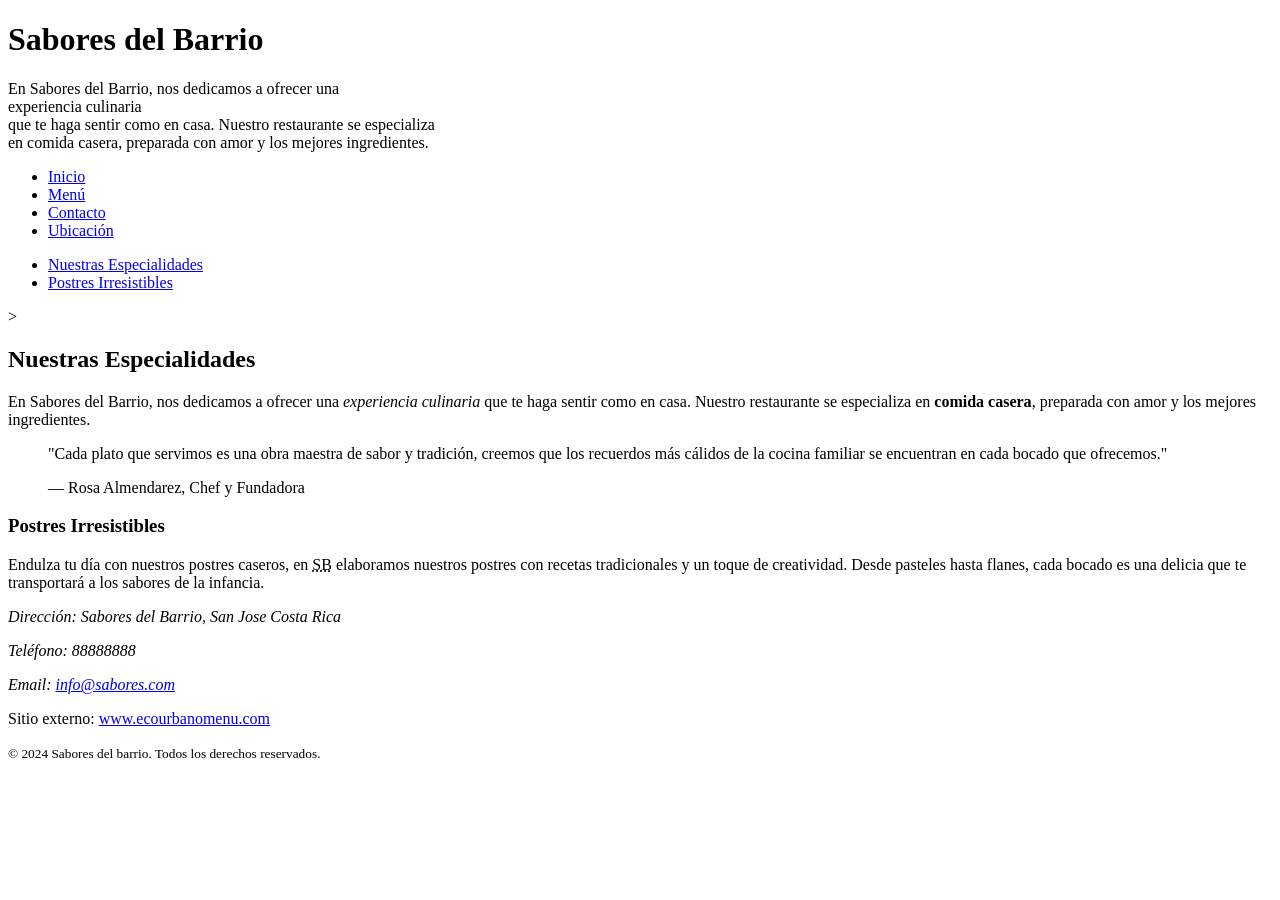
<file: ac1-html/index.html>
<!DOCTYPE html>
<html lang="es">
<head>
    <meta charset="UTF-8">
    <meta name="viewport" content="width=device-width, initial-scale=1.0">
    <meta name="description" content="Restaurante de comida hecha como en casa, con ingredientes frescos y de calidad.">
    <meta name="keywords" content="restaurante, comida casera, sabores casa">
    <meta name="author" content="Rosa.Almendarez">
    <title>Inicio | Sabores del Barrio</title>
     <link rel="icon" href="recursos/Favicon.png" type="image/png">
</head>

<body>
    <!-- Cabecera y menu de navegación a otras páginas -->
     <header id="inicio">
        <h1>Sabores del Barrio</h1>
        <p>En Sabores del Barrio, nos dedicamos a ofrecer una <br>experiencia culinaria<br> que te haga sentir como en casa. Nuestro restaurante se especializa<br> en comida casera, preparada con amor y los mejores ingredientes.</p>

        <nav>
            <ul>
                <li><a href="index.html">Inicio</a></li>
                <li><a href="servicios.html">Menú</a></li>
                <li><a href="contacto.html">Contacto</a></li>
                <li><a href="nosotros.html">Ubicación</a></li>
            </ul>
        </nav>
    </header>

    <!-- Contenido anclas internas -->
     <main id="contenido">
        
        <nav>
            <ul>
                <li><a href="#especialidades">Nuestras Especialidades</a></li>
                <li><a href="#postres">Postres Irresistibles</a></li>
            </ul>>
         </nav>  
          
        <article>
            <h2>Nuestras Especialidades</h2>
            <section id="especialidades">
                <p>En Sabores del Barrio, nos dedicamos a ofrecer una <em>experiencia culinaria</em> que te haga sentir como en casa. Nuestro restaurante se especializa en <strong>comida casera</strong>, preparada con amor y los mejores ingredientes.</p>

                <blockquote>
                    <p>"Cada plato que servimos es una obra maestra de sabor y tradición, creemos que los recuerdos más cálidos de la cocina familiar se encuentran en cada bocado que ofrecemos."</p>
                    <footer>— Rosa Almendarez, Chef y Fundadora</footer>
                </blockquote>
             </section>
        </article>

        <article>
            <h3>Postres Irresistibles</h3>
            <section id="postres">
                <p>Endulza tu día con nuestros postres caseros, en <abbr title="Sabores del Barrio">SB</abbr> elaboramos nuestros postres con recetas tradicionales y un toque de creatividad. Desde pasteles hasta flanes, cada bocado es una delicia que te transportará a los sabores de la infancia.</p>
            </section>
          </article>
        </main>

        <!-- Pie de página -->
        <footer>
            <address>
                <p>Dirección: Sabores del Barrio, San Jose Costa Rica</p>
                <p>Teléfono: 88888888</p>
                <p>Email: <a href="mailto:info@sabores.com">info@sabores.com</a></p>
            </address>
            <p>Sitio externo: <a href="https://info@sabores.com" target="_blank" rel="noopener">www.ecourbanomenu.com</a></p>

            <p><small>&copy; 2024 Sabores del barrio. Todos los derechos reservados.</small></p>
        </footer>
        </section>
    </body>
</html>
</file>
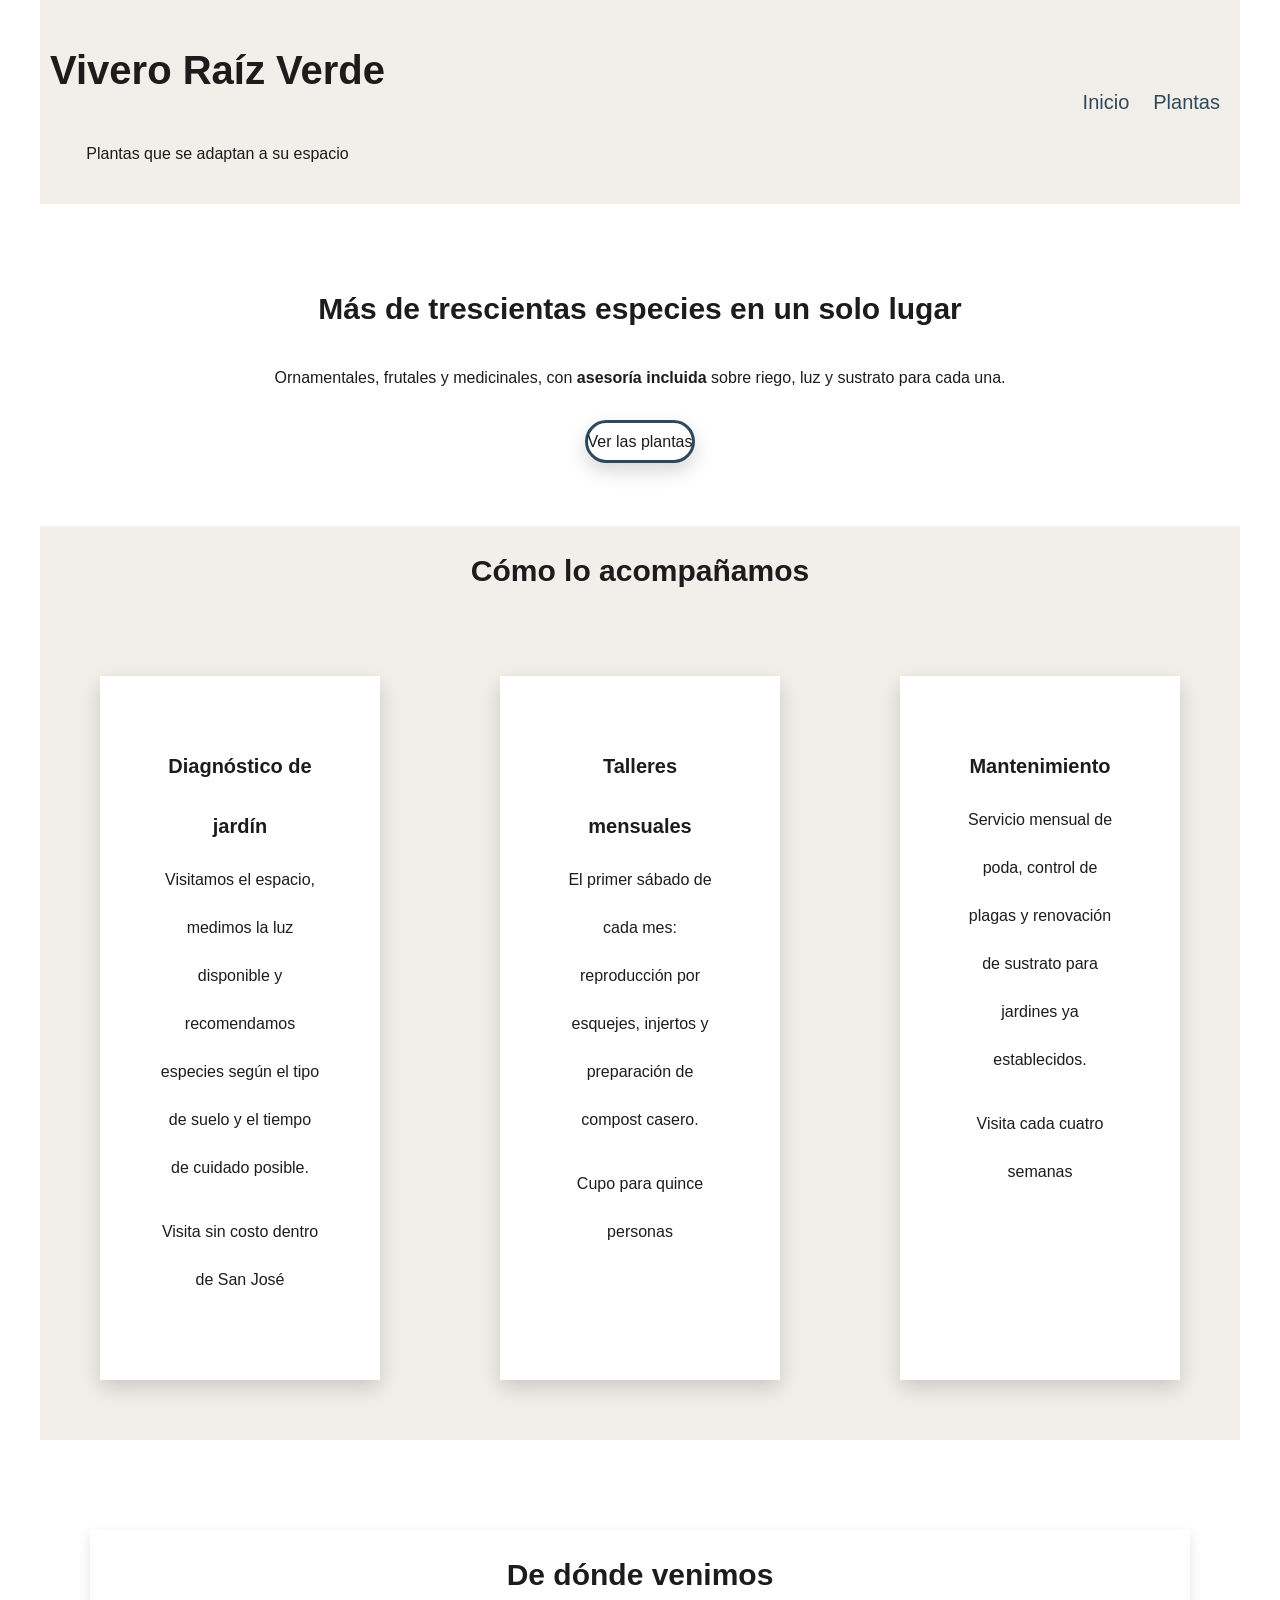
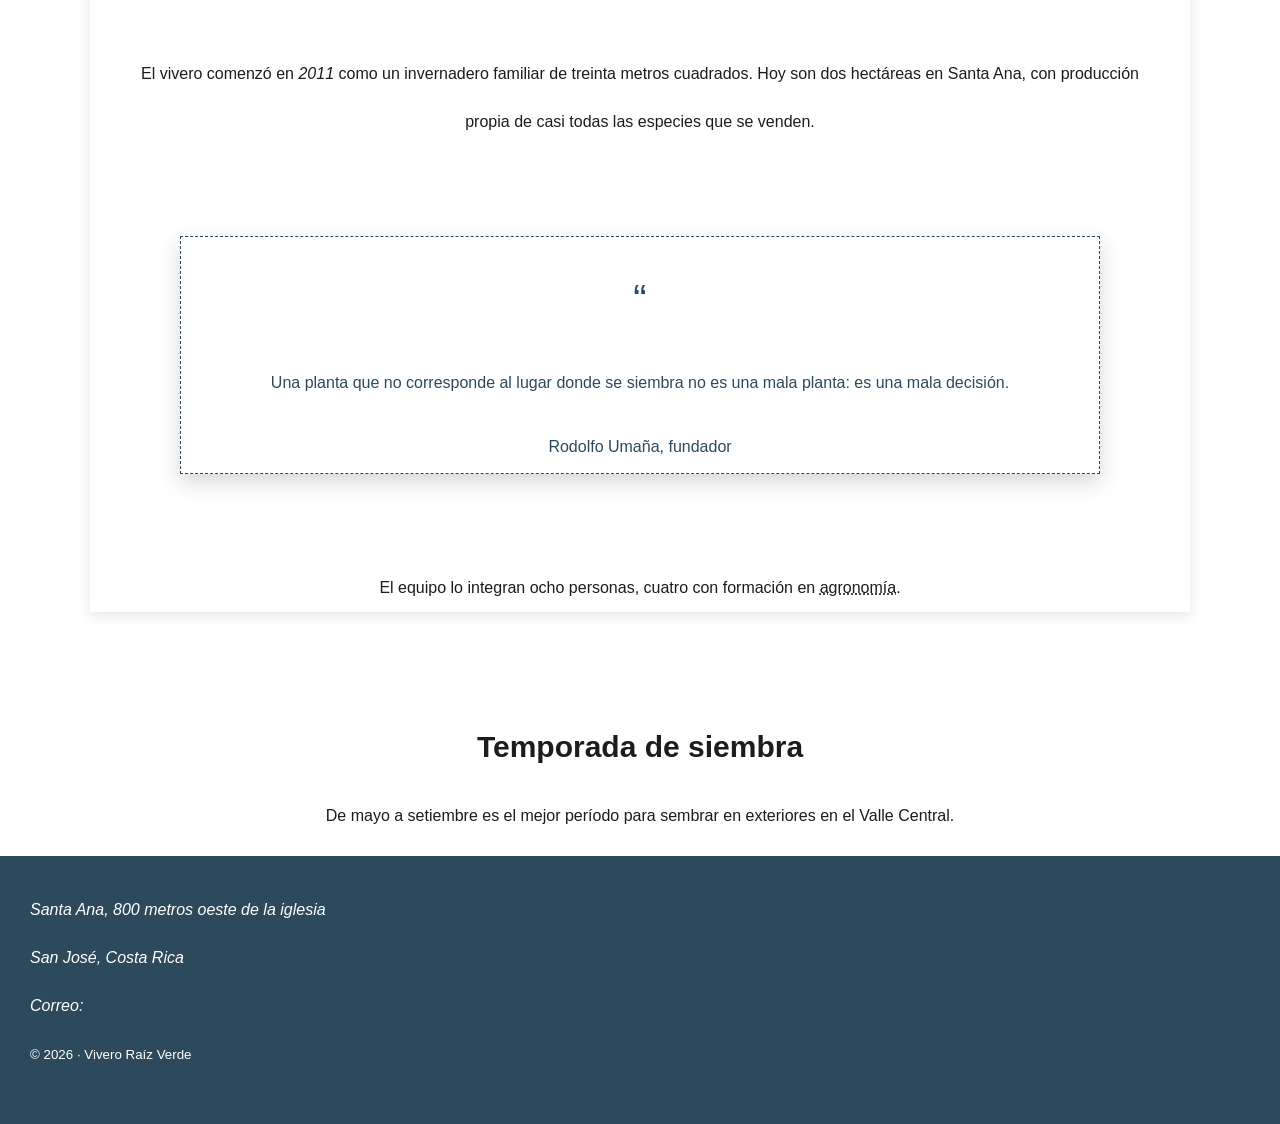
<file: ac2-css-2op/index.html>
<!DOCTYPE html>
<html lang="es">

<head>
  <meta charset="UTF-8">
  <meta name="viewport" content="width=device-width, initial-scale=1.0">
  <meta name="author" content="Rosa_Almendarez">
  <meta name="description" content="Vivero Raíz Verde: plantas, asesoría y talleres de jardinería.">
  <meta name="keywords" content="vivero, plantas, jardinería, talleres, Costa Rica">

  <title>Inicio | Vivero Raíz Verde</title>

  <link rel="icon" href="recursos/favicon.png" type="image/png">
  <link rel="stylesheet" href="css/estilos.css"

  <!-- ═══════════════════════════════════════════════════════════════
       AQUÍ SE ENLAZA LA HOJA DE ESTILOS QUE USTED DEBE CREAR.
       El archivo debe llamarse  css/estilos.css
       ═══════════════════════════════════════════════════════════════ -->

</head>

<body>

  <!-- ═══ CABECERA ═══ -->
  <header id="cabecera">
    <div class="identidad">
      <h1>Vivero Raíz Verde</h1>
      <p class="frase">Plantas que se adaptan a su espacio</p>
    </div>

    <nav class="navegacion">
      <ul>
        <li><a href="index.html" class="pagina-actual">Inicio</a></li>
        <li><a href="plantas.html">Plantas</a></li>
      </ul>
    </nav>
  </header>

  <!-- ═══ CONTENIDO PRINCIPAL ═══ -->
  <main id="principal">

    <!-- Zona de presentación -->
    <section id="bienvenida" class="destacado">
      <h2>Más de trescientas especies en un solo lugar</h2>
      <p class="destacado-texto">
        Ornamentales, frutales y medicinales, con <strong>asesoría incluida</strong>
        sobre riego, luz y sustrato para cada una.
      </p>
      <a href="plantas.html" class="accion accion-primaria">Ver las plantas</a>
    </section>

    <!-- Tres bloques para maquetar en fila -->
    <section id="servicios">
      <h2>Cómo lo acompañamos</h2>

      <div class="bloques-servicio">

        <article class="bloque">
          <h3>Diagnóstico de jardín</h3>
          <p>
            Visitamos el espacio, medimos la luz disponible y recomendamos
            especies según el tipo de suelo y el tiempo de cuidado posible.
          </p>
          <p class="bloque-nota">Visita sin costo dentro de San José</p>
        </article>

        <article class="bloque">
          <h3>Talleres mensuales</h3>
          <p>
            El primer sábado de cada mes: reproducción por esquejes, injertos
            y preparación de compost casero.
          </p>
          <p class="bloque-nota">Cupo para quince personas</p>
        </article>

        <article class="bloque">
          <h3>Mantenimiento</h3>
          <p>
            Servicio mensual de poda, control de plagas y renovación de
            sustrato para jardines ya establecidos.
          </p>
          <p class="bloque-nota">Visita cada cuatro semanas</p>
        </article>

      </div>
    </section>

    <!-- Contenido con cita -->
    <section id="origen">
      <h2>De dónde venimos</h2>

      <p>
        El vivero comenzó en <em>2011</em> como un invernadero familiar de
        treinta metros cuadrados. Hoy son dos hectáreas en Santa Ana, con
        producción propia de casi todas las especies que se venden.
      </p>

      <blockquote class="testimonio">
        <p>
          Una planta que no corresponde al lugar donde se siembra no es
          una mala planta: es una mala decisión.
        </p>
        <footer class="testimonio-autoria">Rodolfo Umaña, fundador</footer>
      </blockquote>

      <p>
        El equipo lo integran ocho personas, cuatro con formación en
        <abbr title="Ingeniería Agronómica">agronomía</abbr>.
      </p>
    </section>

  </main>

  <!-- ═══ CONTENIDO SECUNDARIO ═══ -->
  <aside id="nota" class="recuadro-nota">
    <h2>Temporada de siembra</h2>
    <p>
      De mayo a setiembre es el mejor período para sembrar en exteriores
      en el Valle Central.
    </p>
  </aside>

  <!-- ═══ PIE ═══ -->
  <footer id="pie">
    <div class="contenido-pie">
      <address class="direccion">
        Santa Ana, 800 metros oeste de la iglesia<br>
        San José, Costa Rica<br>
        Correo: <a href="mailto:info@ejemplo.com">info@ejemplo.com</a>
      </address>

      <p class="derechos"><small>&copy; 2026 · Vivero Raíz Verde</small></p>
    </div>
  </footer>

</body>

</html>
</file>
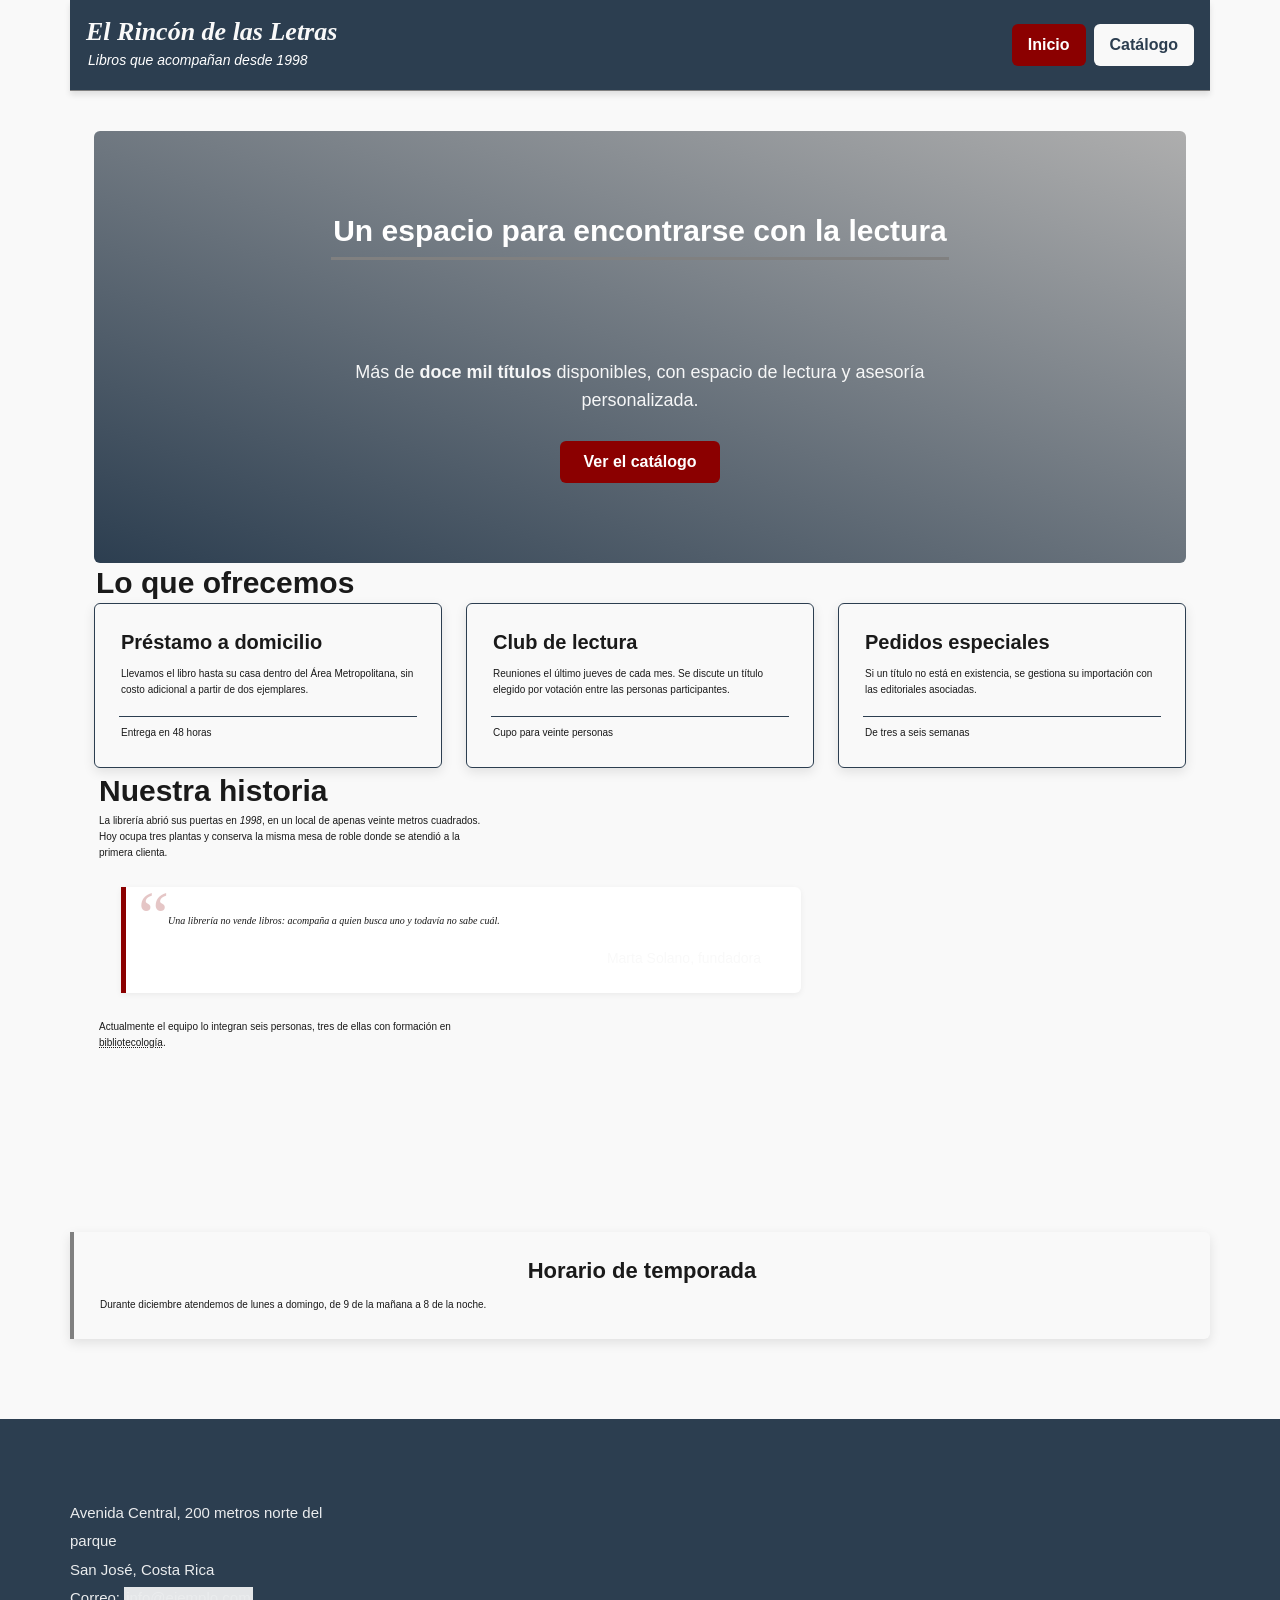
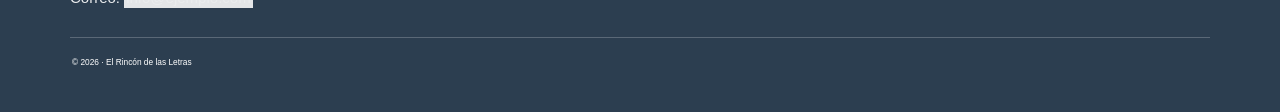
<file: ac2-css/index.html>
<!DOCTYPE html>
<html lang="es">

<head>
  <meta charset="UTF-8">
  <meta name="viewport" content="width=device-width, initial-scale=1.0">
  <meta name="author" content="Rosa-Almendarez">
  <meta name="description" content="Librería El Rincón de las Letras: catálogo, servicios y contacto.">
  <meta name="keywords" content="librería, libros, lectura, catálogo, Costa Rica">

  <title>Inicio | El Rincón de las Letras</title>
  

  <link rel="icon" href="recursos/favicon.png" type="image/png">
  <link rel="stylesheet" href="css/estilos.css">

  <!--AQUÍ SE ENLAZA LA HOJA DE ESTILOS QUE USTED DEBE CREAR.
       El archivo debe llamarse  css/estilos.css -->

</head>

<body>

  <!--CABECERA-->
  <header id="cabecera">
    <div class="marca">
      <h1>El Rincón de las Letras</h1>
      <p class="lema">Libros que acompañan desde 1998</p>
    </div>

    <nav class="menu-principal">
      <ul>
        <li><a href="index.html" class="enlace-activo">Inicio</a></li>
        <li><a href="catalogo.html">Catálogo</a></li>
      </ul>
    </nav>
  </header>

  <!--CONTENIDO PRINCIPAL-->
  <main id="contenido">

    <!-- Zona de presentación -->
    <section id="portada" class="hero">
      <h2>Un espacio para encontrarse con la lectura</h2>
      <p class="hero-texto">
        Más de <strong>doce mil títulos</strong> disponibles, con espacio
        de lectura y asesoría personalizada.
      </p>
      <a href="catalogo.html" class="boton boton-principal">Ver el catálogo</a>
    </section>

    <!-- Tres bloques para maquetar en fila -->
    <section id="servicios">
      <h2>Lo que ofrecemos</h2>

      <div class="rejilla-servicios">

        <article class="tarjeta">
          <h3>Préstamo a domicilio</h3>
          <p>
            Llevamos el libro hasta su casa dentro del Área Metropolitana,
            sin costo adicional a partir de dos ejemplares.
          </p>
          <p class="tarjeta-pie">Entrega en 48 horas</p>
        </article>

        <article class="tarjeta">
          <h3>Club de lectura</h3>
          <p>
            Reuniones el último jueves de cada mes. Se discute un título
            elegido por votación entre las personas participantes.
          </p>
          <p class="tarjeta-pie">Cupo para veinte personas</p>
        </article>

        <article class="tarjeta">
          <h3>Pedidos especiales</h3>
          <p>
            Si un título no está en existencia, se gestiona su importación
            con las editoriales asociadas.
          </p>
          <p class="tarjeta-pie">De tres a seis semanas</p>
        </article>

      </div>
    </section>

    <!-- Contenido con cita -->
    <section id="historia">
      <h2>Nuestra historia</h2>

      <p>
        La librería abrió sus puertas en <em>1998</em>, en un local de
        apenas veinte metros cuadrados. Hoy ocupa tres plantas y conserva
        la misma mesa de roble donde se atendió a la primera clienta.
      </p>

      <blockquote class="cita">
        <p>
          Una librería no vende libros: acompaña a quien busca uno y
          todavía no sabe cuál.
        </p>
        <footer class="cita-autoria">Marta Solano, fundadora</footer>
      </blockquote>

      <p>
        Actualmente el equipo lo integran seis personas, tres de ellas
        con formación en <abbr title="Bibliotecología">bibliotecología</abbr>.
      </p>
    </section>

  </main>

  <!--CONTENIDO SECUNDARIO -->
  <aside id="aviso" class="panel-aviso">
    <h2>Horario de temporada</h2>
    <p>
      Durante diciembre atendemos de lunes a domingo, de 9 de la mañana
      a 8 de la noche.
    </p>
  </aside>

  <!-- PIE -->
  <footer id="pie">
    <div class="pie-contenido">
      <address class="datos-contacto">
        Avenida Central, 200 metros norte del parque<br>
        San José, Costa Rica<br>
        Correo: <a href="mailto:info@ejemplo.com">info@ejemplo.com</a>
      </address>

      <p class="creditos"><small>&copy; 2026 · El Rincón de las Letras</small></p>
    </div>
  </footer>

</body>

</html>
</file>
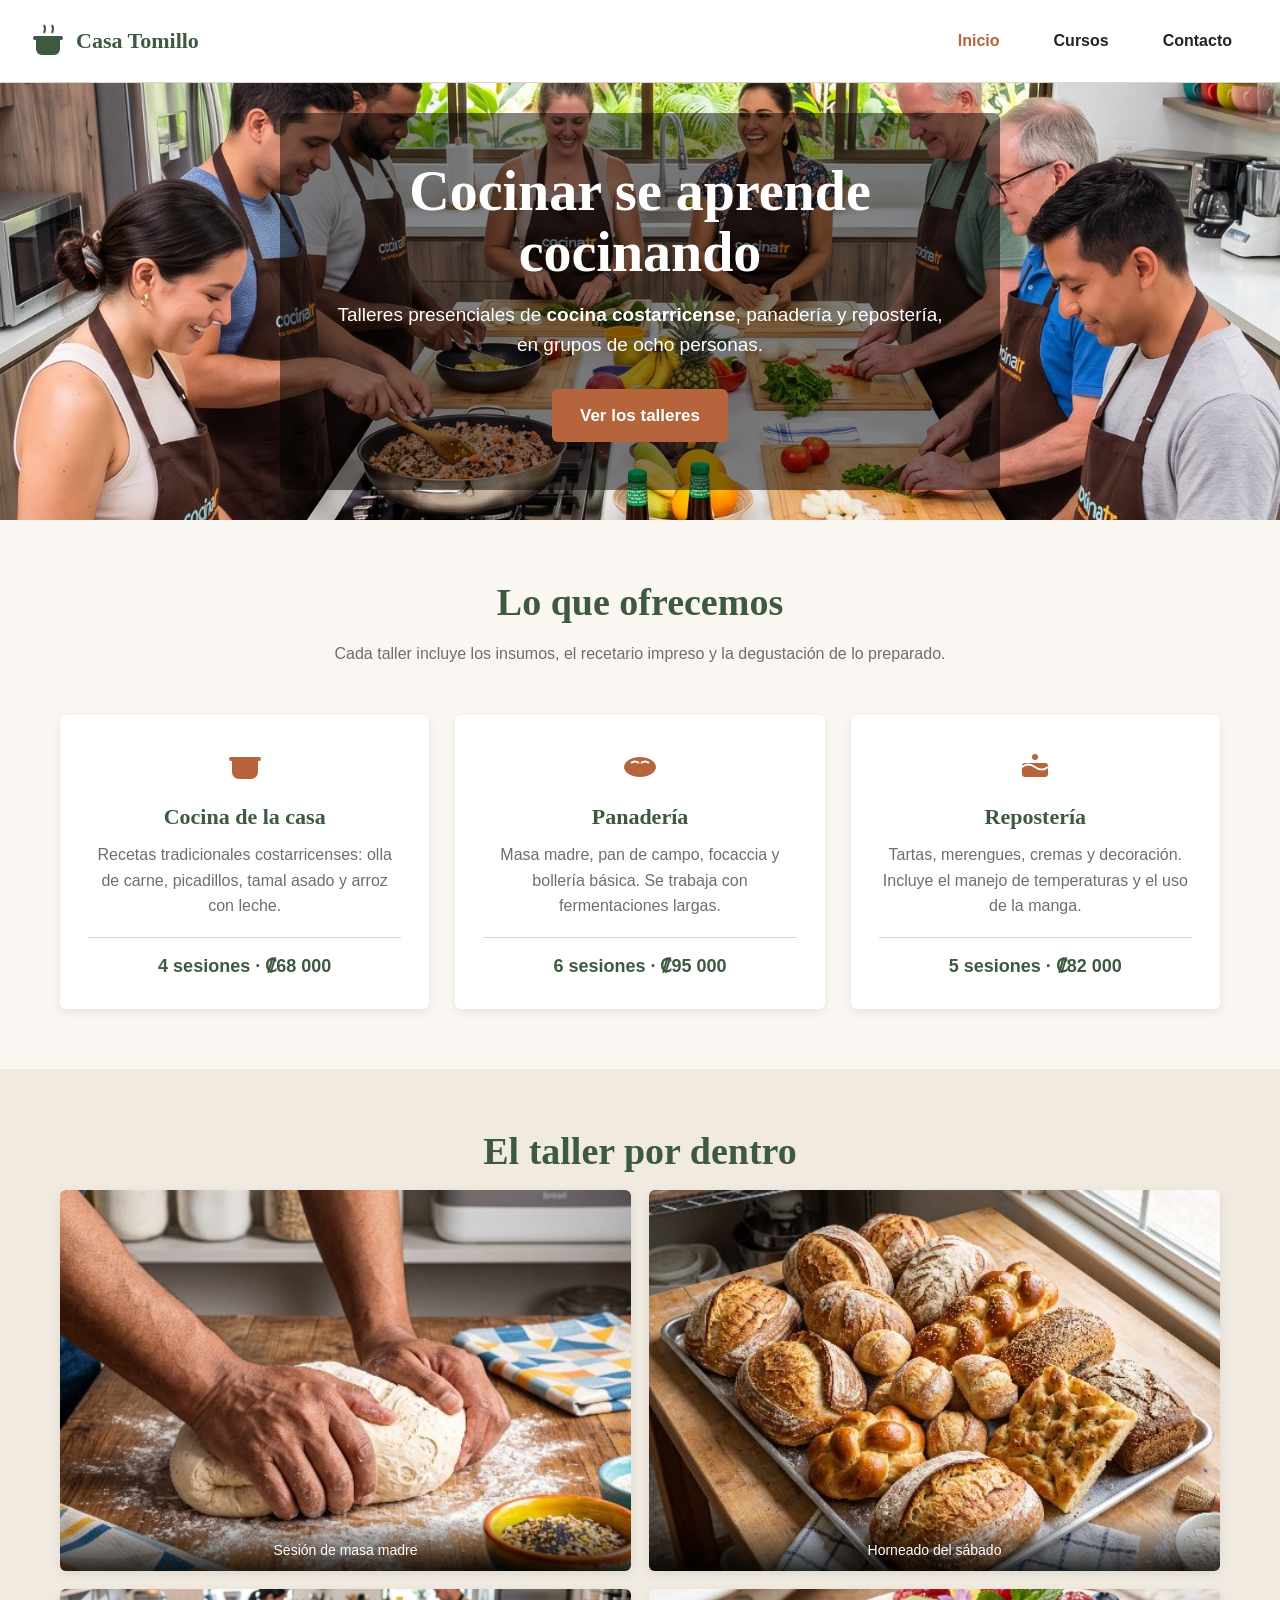
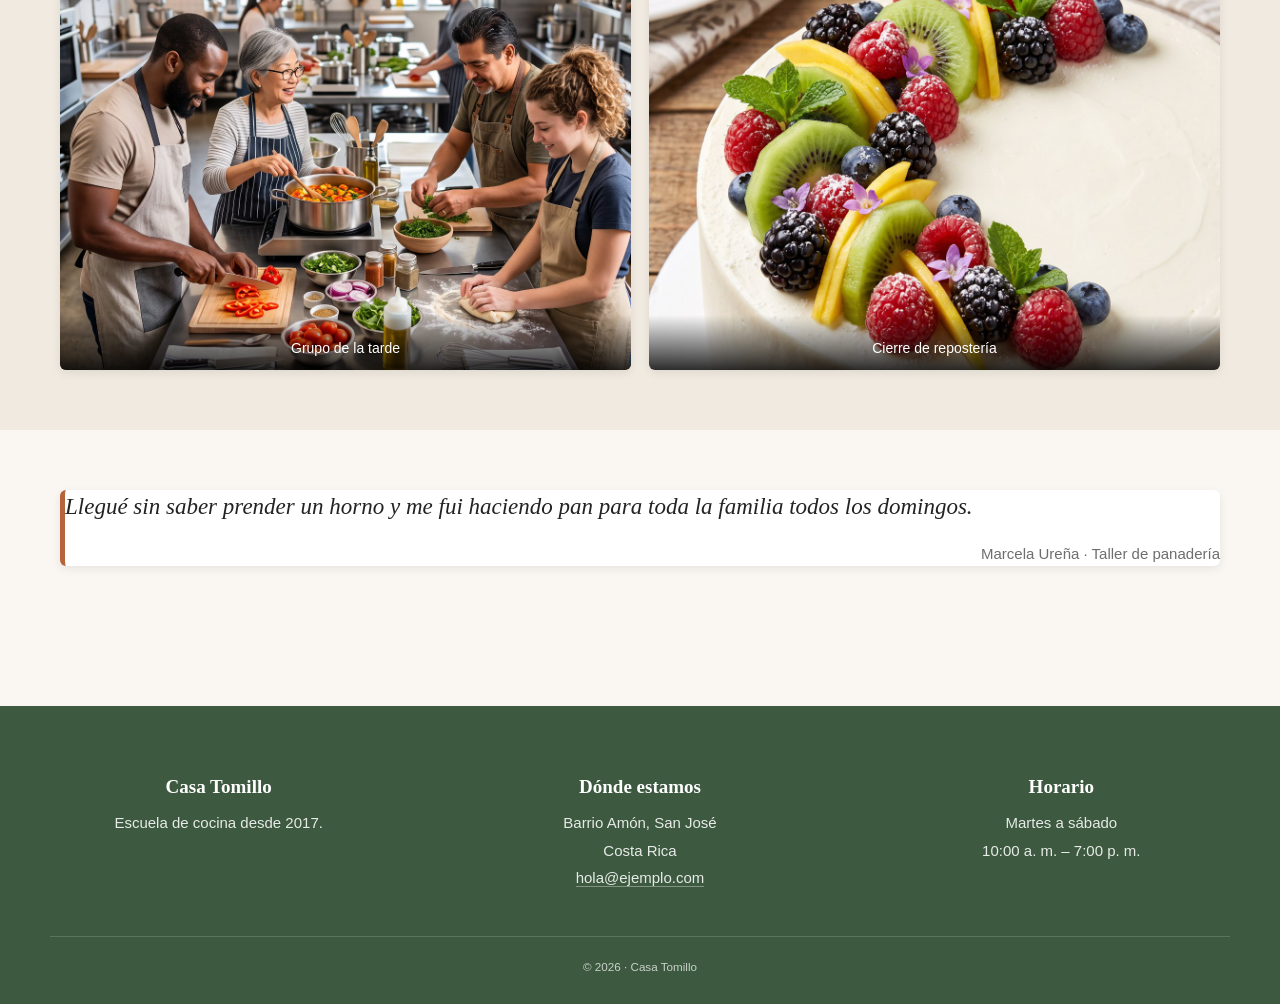
<file: ac3-responsive/index.html>
<!DOCTYPE html>
<html lang="es">

<head>
  <meta charset="UTF-8">
  <meta name="author" content="Rosa.Almendarez">
  <meta name="description" content="Casa Tomillo: escuela de cocina con talleres presenciales en San José.">
  <meta name="keywords" content="cocina, talleres, escuela, gastronomía, Costa Rica">
  <meta name="viewport" content="width=device=width, initial-scale=1.0">

  <title>Inicio | Casa Tomillo</title>

  <link rel="icon" href="recursos/favicon.png" type="image/png">
  <link rel="stylesheet" href="css/estilos.css">
</head>

<body>

  <!-- ═══ CABECERA · igual en las tres páginas ═══ -->
  <header id="cabecera" class="cabecera">

    <a href="index.html" class="marca">
      <svg class="marca-icono" width="36" height="36" viewBox="0 0 36 36"
           xmlns="http://www.w3.org/2000/svg" role="img"
           aria-label="Logo de Casa Tomillo: una olla con vapor">
        <path d="M6 16 h24 v10 a6 6 0 0 1 -6 6 h-12 a6 6 0 0 1 -6 -6 z" fill="currentColor"/>
        <rect x="3" y="13" width="30" height="4" rx="2" fill="currentColor"/>
        <path d="M14 10 q2 -4 0 -8" stroke="currentColor" stroke-width="2" fill="none"/>
        <path d="M22 10 q2 -4 0 -8" stroke="currentColor" stroke-width="2" fill="none"/>
      </svg>
      <span class="marca-texto">Casa Tomillo</span>
    </a>

    <nav class="navegacion" aria-label="Navegación principal">
      <ul class="menu">
        <li><a href="index.html" class="menu-enlace activo">Inicio</a></li>
        <li><a href="cursos.html" class="menu-enlace">Cursos</a></li>
        <li><a href="contacto.html" class="menu-enlace">Contacto</a></li>
      </ul>
    </nav>

  </header>

  <main id="contenido">

    <!-- ═══ PORTADA ═══ -->
    <section id="portada" class="portada">
      <div class="portada-caja">
        <h1 class="portada-titulo">Cocinar se aprende cocinando</h1>
        <p class="portada-bajada">
          Talleres presenciales de <strong>cocina costarricense</strong>,
          panadería y repostería, en grupos de ocho personas.
        </p>
        <a href="cursos.html" class="boton boton-principal">Ver los talleres</a>
      </div>
    </section>

    <!-- ═══ TRES PROPUESTAS · maquetadas con Flexbox ═══ -->
    <section id="propuestas" class="seccion">
      <h2 class="seccion-titulo">Lo que ofrecemos</h2>
      <p class="seccion-entrada">
        Cada taller incluye los insumos, el recetario impreso y la degustación
        de lo preparado.
      </p>

      <div class="fila-propuestas">

        <article class="tarjeta">
          <svg class="tarjeta-icono" width="42" height="42" viewBox="0 0 42 42"
               xmlns="http://www.w3.org/2000/svg" role="img" aria-label="Icono de olla">
            <path d="M8 18 h26 v11 a7 7 0 0 1 -7 7 h-12 a7 7 0 0 1 -7 -7 z" fill="currentColor"/>
            <rect x="5" y="14" width="32" height="4" rx="2" fill="currentColor"/>
          </svg>
          <h3 class="tarjeta-titulo">Cocina de la casa</h3>
          <p class="tarjeta-texto">
            Recetas tradicionales costarricenses: olla de carne, picadillos,
            tamal asado y arroz con leche.
          </p>
          <p class="tarjeta-dato">4 sesiones · ₡68 000</p>
        </article>

        <article class="tarjeta">
          <svg class="tarjeta-icono" width="42" height="42" viewBox="0 0 42 42"
               xmlns="http://www.w3.org/2000/svg" role="img" aria-label="Icono de pan">
            <ellipse cx="21" cy="24" rx="16" ry="10" fill="currentColor"/>
            <path d="M12 20 q4 -3 8 0 M22 20 q4 -3 8 0" stroke="#FFFFFF"
                  stroke-width="2" fill="none"/>
          </svg>
          <h3 class="tarjeta-titulo">Panadería</h3>
          <p class="tarjeta-texto">
            Masa madre, pan de campo, focaccia y bollería básica. Se trabaja
            con fermentaciones largas.
          </p>
          <p class="tarjeta-dato">6 sesiones · ₡95 000</p>
        </article>

        <article class="tarjeta">
          <svg class="tarjeta-icono" width="42" height="42" viewBox="0 0 42 42"
               xmlns="http://www.w3.org/2000/svg" role="img" aria-label="Icono de pastel">
            <rect x="8" y="20" width="26" height="14" rx="3" fill="currentColor"/>
            <path d="M8 24 q6 -5 13 0 q7 5 13 0" stroke="#FFFFFF" stroke-width="2" fill="none"/>
            <circle cx="21" cy="14" r="3" fill="currentColor"/>
          </svg>
          <h3 class="tarjeta-titulo">Repostería</h3>
          <p class="tarjeta-texto">
            Tartas, merengues, cremas y decoración. Incluye el manejo de
            temperaturas y el uso de la manga.
          </p>
          <p class="tarjeta-dato">5 sesiones · ₡82 000</p>
        </article>

      </div>
    </section>

    <!-- ═══ GALERÍA · maquetada con Grid ═══ -->
    <section id="galeria" class="seccion seccion-alterna">
      <h2 class="seccion-titulo">El taller por dentro</h2>

      <div class="rejilla-galeria">

        <figure class="pieza">
          <picture>
            <source media="(min-width: 768)" srcset="recursos/taller-1-mediana.jpg">
            <source media="(min-width: 468)" srcset="recursos/taller-1-pequena.jpg">
          <img src="recursos/taller-1-pequena.jpg" alt="Manos amasando pan sobre una mesa de madera"
               width="1200" height="800" loading="lazy">
          </picture>
          <figcaption class="pieza-pie">Sesión de masa madre</figcaption>
        </figure>

        <figure class="pieza">
          <picture>
            <source media="(min-width: 768)" srcset="recursos/taller-2-mediana.jpg">
            <source media="(min-width: 468)" srcset="recursos/taller-2-pequena.jpg">
          <img src="recursos/taller-2-pequena.jpg" alt="Bandeja de panes recién horneados"
               width="1200" height="800" loading="lazy">
          </picture>     
          <figcaption class="pieza-pie">Horneado del sábado</figcaption>
        </figure>

        <figure class="pieza">
          <img src="recursos/taller-3.jpg" alt="Grupo de participantes cocinando en la mesa central"
               width="1200" height="800">
          <figcaption class="pieza-pie">Grupo de la tarde</figcaption>
        </figure>

        <figure class="pieza">
          <img src="recursos/taller-4.jpg" alt="Detalle de una tarta decorada con frutas"
               width="1200" height="800">
          <figcaption class="pieza-pie">Cierre de repostería</figcaption>
        </figure>

      </div>
    </section>

    <!-- ═══ TESTIMONIO ═══ -->
    <section id="testimonio" class="seccion">
      <blockquote class="cita">
        <p class="cita-texto">
          Llegué sin saber prender un horno y me fui haciendo pan para toda
          la familia todos los domingos.
        </p>
        <footer class="cita-autoria">Marcela Ureña · Taller de panadería</footer>
      </blockquote>
    </section>

  </main>

  <!-- ═══ PIE · igual en las tres páginas ═══ -->
  <footer id="pie" class="pie">
    <div class="pie-columnas">

      <div class="pie-bloque">
        <h2 class="pie-titulo">Casa Tomillo</h2>
        <p class="pie-texto">Escuela de cocina desde 2017.</p>
      </div>

      <div class="pie-bloque">
        <h2 class="pie-titulo">Dónde estamos</h2>
        <address class="pie-datos">
          Barrio Amón, San José<br>
          Costa Rica<br>
          <a href="mailto:hola@ejemplo.com" class="pie-enlace">hola@ejemplo.com</a>
        </address>
      </div>

      <div class="pie-bloque">
        <h2 class="pie-titulo">Horario</h2>
        <p class="pie-texto">
          Martes a sábado<br>
          10:00 a. m. – 7:00 p. m.
        </p>
      </div>

    </div>

    <p class="pie-creditos"><small>&copy; 2026 · Casa Tomillo</small></p>
  </footer>

</body>

</html>
</file>
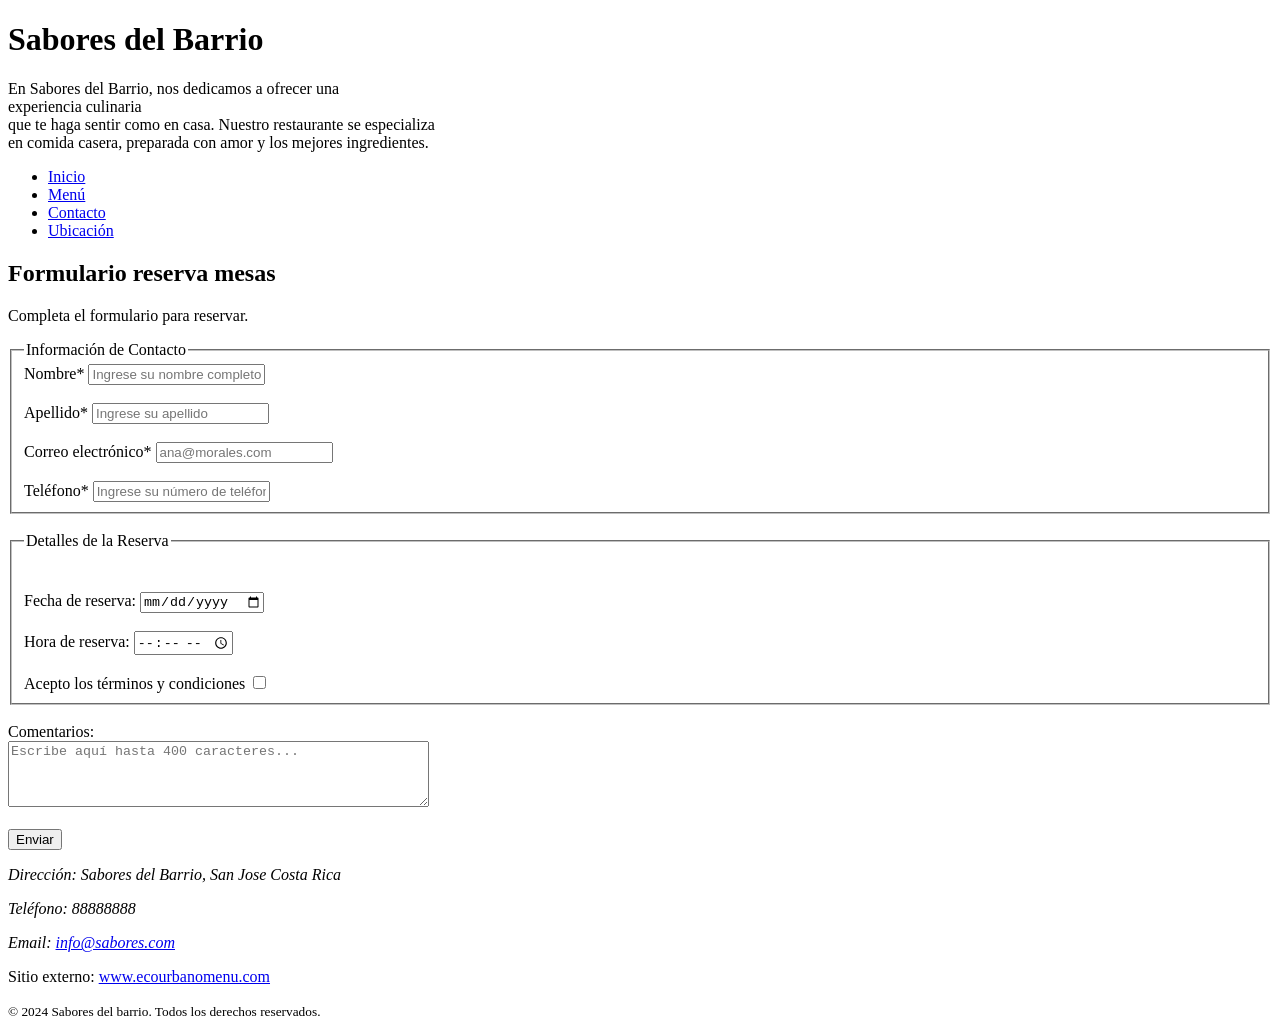
<file: ac1-html/contacto.html>
<!DOCTYPE html>
<html lang="es">
<head>
    <meta charset="UTF-8">
    <meta name="viewport" content="width=device-width, initial-scale=1.0">
    <meta name="description" content="Restaurante de comida hecha como en casa, con ingredientes frescos y de calidad.">
    <meta name="keywords" content="restaurante, comida casera, sabores casa">
    <meta name="author" content="Rosa.Almendarez">
    <title>Inicio | Sabores del Barrio</title>
     <link rel="icon" href="recursos/Favicon.png" type="image/png">
</head>
<body>
    <!-- Menu de navegación a otras páginas -->
     <header id="inicio">
        <h1>Sabores del Barrio</h1>
        <p>En Sabores del Barrio, nos dedicamos a ofrecer una <br>experiencia culinaria<br> que te haga sentir como en casa. Nuestro restaurante se especializa<br> en comida casera, preparada con amor y los mejores ingredientes.</p>

        <nav>
            <ul>
                <li><a href="index.html">Inicio</a></li>
                <li><a href="servicios.html">Menú</a></li>
                <li><a href="contacto.html">Contacto</a></li>
                <li><a href="nosotros.html">Ubicación</a></li>
            </ul>
        </nav>
     </header>

    <!-- Formulario de contacto -->
    <main>
        <section id="contacto">
            <h2>Formulario reserva mesas</h2>
            <p>Completa el formulario para reservar.</p>

            <form action="#" method="post">

                <fieldset>
                    <legend>Información de Contacto</legend>
                    <label for="nombre">Nombre*</label>
                    <input type="text" id="nombre" name="nombre" required placeholder="Ingrese su nombre completo" minlength="3" maxlength="30">

                    <br><br>

                    <label for="apellido">Apellido*</label>
                    <input type="text" id="apellido" name="apellido" required placeholder="Ingrese su apellido" minlength="2" maxlength="30">

                    <br><br>

                    <label for="correo">Correo electrónico*</label>
                    <input type="email" id="correo" name="correo" required placeholder="ana@morales.com">

                    <br><br>

                    <label for="telefono">Teléfono*</label>
                    <input type="tel" id="telefono" name="telefono" pattern="[0-9]{8}" title="Debe ingresar exactamente 8 dígitos, sin espacios ni guiones." required placeholder="Ingrese su número de teléfono">

                </fieldset>

                <br>

                <fieldset>
                    <legend>Detalles de la Reserva</legend>

                    <br><br>

                    <label for="fecha">Fecha de reserva:</label>
                    <input type="date" id="fecha" name="fecha" required>

                    <br><br>

                    <label for="hora">Hora de reserva:</label>
                    <input type="time" id="hora" name="hora" required>

                    <br><br>

                    <label for="terminos">Acepto los términos y condiciones</label>
                    <input type="checkbox" id="terminos" name="terminos" required>
                </fieldset>

                <br>

                <label for="comentarios">Comentarios:</label><br>
                <textarea id="comentarios" name="comentarios" rows="4" cols="50" maxlength="400" placeholder="Escribe aquí hasta 400 caracteres..."></textarea>

                <br><br>

                <button type="submit">Enviar</button>
            </form>
        </section>
    </main>

     <!-- Pie de página -->
        <footer>
            <address>
                <p>Dirección: Sabores del Barrio, San Jose Costa Rica</p>
                <p>Teléfono: 88888888</p>
                <p>Email: <a href="mailto:info@sabores.com">info@sabores.com</a></p>
            </address>
            <p>Sitio externo: <a href="https://info@sabores.com" target="_blank" rel="noopener">www.ecourbanomenu.com</a></p>

            <p><small>&copy; 2024 Sabores del barrio. Todos los derechos reservados.</small></p>
        </footer>
        </section>
    </body>
</html>

</body>
</html>
</file>
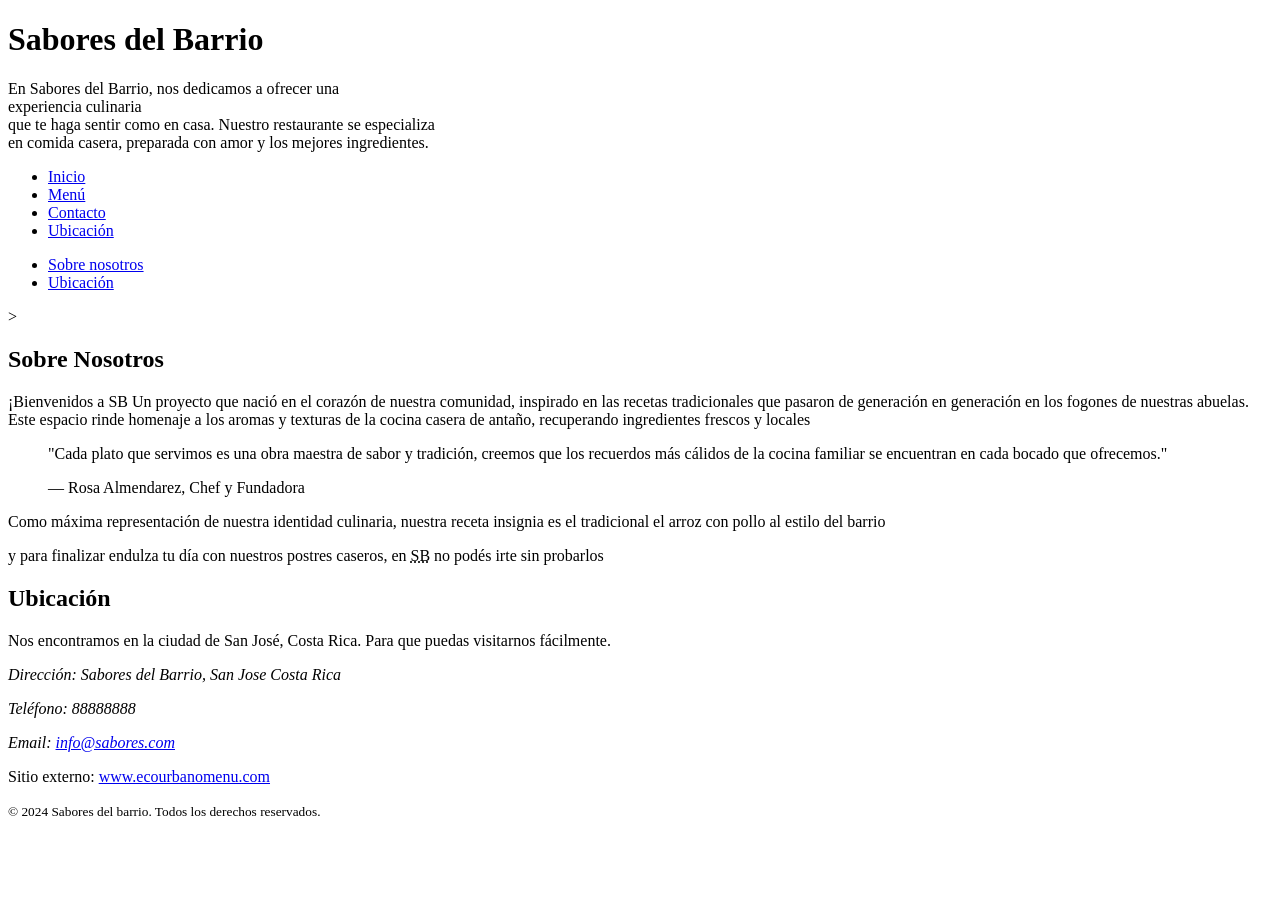
<file: ac1-html/nosotros.html>
<!DOCTYPE html>
<html lang="es">
<head>
    <meta charset="UTF-8">
    <meta name="viewport" content="width=device-width, initial-scale=1.0">
    <meta name="description" content="Restaurante de comida hecha como en casa, con ingredientes frescos y de calidad.">
    <meta name="keywords" content="restaurante, comida casera, sabores casa">
    <meta name="author" content="Rosa.Almendarez">
    <title>Inicio | Sabores del Barrio</title>
     <link rel="icon" href="recursos/Favicon.png" type="image/png">
</head>
<body>
    <!-- Cabecera y menu de navegación a otras páginas -->
     <header id="inicio">
        <h1>Sabores del Barrio</h1>
        <p>En Sabores del Barrio, nos dedicamos a ofrecer una <br>experiencia culinaria<br> que te haga sentir como en casa. Nuestro restaurante se especializa<br> en comida casera, preparada con amor y los mejores ingredientes.</p>

        <nav>
            <ul>
                <li><a href="index.html">Inicio</a></li>
                <li><a href="servicios.html">Menú</a></li>
                <li><a href="contacto.html">Contacto</a></li>
                <li><a href="nosotros.html">Ubicación</a></li>
            </ul>
        </nav>
    </header>

    <main id="contenido">
        <nav>
            <ul>
                <li><a href="#nosotros">Sobre nosotros</a></li>
                <li><a href="#ubicacion">Ubicación</a></li>
            </ul>>
         </nav>  
    <section>
            <h2>Sobre Nosotros</h2>
            <section id="nosotros"></section>
            <p>¡Bienvenidos a <abbr ="Sabores del Barrio">SB</abbr>  Un proyecto que nació en el corazón de nuestra comunidad, inspirado en las recetas tradicionales que pasaron de generación en generación en los fogones de nuestras abuelas. Este espacio rinde homenaje a los aromas y texturas de la cocina casera de antaño, recuperando ingredientes frescos y locales</p>

             <blockquote>
                    <p>"Cada plato que servimos es una obra maestra de sabor y tradición, creemos que los recuerdos más cálidos de la cocina familiar se encuentran en cada bocado que ofrecemos."</p>
                    <footer>— Rosa Almendarez, Chef y Fundadora</footer>
            </blockquote>

            <p>Como máxima representación de nuestra identidad culinaria, nuestra receta insignia es el tradicional el arroz con pollo al estilo del barrio</p>
            <p> y para finalizar endulza tu día con nuestros postres caseros, en <abbr title="Sabores del Barrio">SB</abbr> no podés irte sin probarlos</p>

            <h2>Ubicación</h2>
            <section id="ubicación"></section>
            <p>Nos encontramos en la ciudad de San José, Costa Rica. Para que puedas visitarnos fácilmente.</p>
           
               
        </section>
    </main>
  <!-- Pie de página -->
        <footer>
            <address>
                <p>Dirección: Sabores del Barrio, San Jose Costa Rica</p>
                <p>Teléfono: 88888888</p>
                <p>Email: <a href="mailto:info@sabores.com">info@sabores.com</a></p>
            </address>
            <p>Sitio externo: <a href="https://info@sabores.com" target="_blank" rel="noopener">www.ecourbanomenu.com</a></p>

            <p><small>&copy; 2024 Sabores del barrio. Todos los derechos reservados.</small></p>
        </footer>
        </section>
    </body>
</html>
</file>
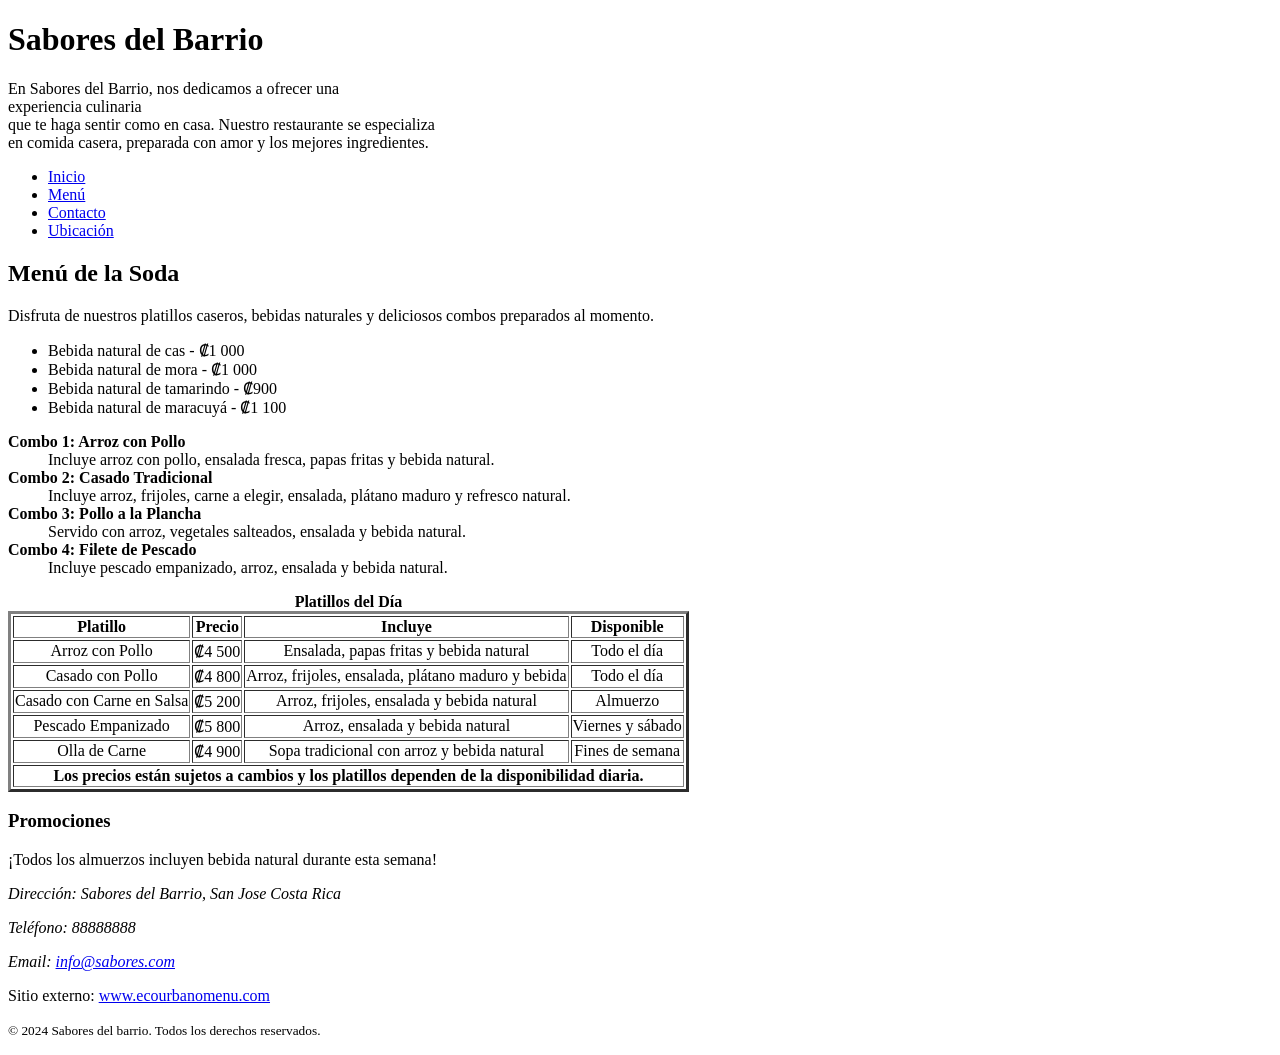
<file: ac1-html/servicios.html>
<!DOCTYPE html>
<html lang="es">
<head>
    <meta charset="UTF-8">
    <meta name="viewport" content="width=device-width, initial-scale=1.0">
    <meta name="description" content="Restaurante de comida hecha como en casa, con ingredientes frescos y de calidad.">
    <meta name="keywords" content="restaurante, comida casera, sabores casa">
    <meta name="author" content="Rosa.Almendarez">
    <title>Inicio | Sabores del Barrio</title>
     <link rel="icon" href="recursos/Favicon.png" type="image/png">
</head>
<body>
    <!-- Cabecera y menu de navegación a otras páginas -->
     <header id="inicio">
        <h1>Sabores del Barrio</h1>
        <p>En Sabores del Barrio, nos dedicamos a ofrecer una <br>experiencia culinaria<br> que te haga sentir como en casa. Nuestro restaurante se especializa<br> en comida casera, preparada con amor y los mejores ingredientes.</p>

        
        <nav>
            <ul>
                <li><a href="index.html">Inicio</a></li>
                <li><a href="servicios.html">Menú</a></li>
                <li><a href="contacto.html">Contacto</a></li>
                <li><a href="nosotros.html">Ubicación</a></li>
            </ul>
        </nav>
    </header>

    <main id="main">
        <section id="servicios">
            <h2>Menú de la Soda</h2>
            <p>Disfruta de nuestros platillos caseros, bebidas naturales y deliciosos combos preparados al momento.</p>

            <ul>
                <li>Bebida natural de cas - ₡1 000</li>
                <li>Bebida natural de mora - ₡1 000</li>
                <li>Bebida natural de tamarindo - ₡900</li>
                <li>Bebida natural de maracuyá - ₡1 100</li>
            </ul>

            <dl>
                <dt><strong>Combo 1: Arroz con Pollo</strong></dt>
                <dd>Incluye arroz con pollo, ensalada fresca, papas fritas y bebida natural.</dd>

                <dt><strong>Combo 2: Casado Tradicional</strong></dt>
                <dd>Incluye arroz, frijoles, carne a elegir, ensalada, plátano maduro y refresco natural.</dd>

                <dt><strong>Combo 3: Pollo a la Plancha</strong></dt>
                <dd>Servido con arroz, vegetales salteados, ensalada y bebida natural.</dd>

                <dt><strong>Combo 4: Filete de Pescado</strong></dt>
                <dd>Incluye pescado empanizado, arroz, ensalada y bebida natural.</dd>
            </dl>

            <table border="3" title="Tabla de platillos del día">
                <caption><strong>Platillos del Día</strong></caption>

                <thead>
                    <tr>
                        <th scope="col">Platillo</th>
                        <th scope="col">Precio</th>
                        <th scope="col">Incluye</th>
                        <th scope="col">Disponible</th>
                    </tr>
                </thead>

                <tbody>
                    <tr align="center">
                        <td>Arroz con Pollo</td>
                        <td>₡4 500</td>
                        <td>Ensalada, papas fritas y bebida natural</td>
                        <td>Todo el día</td>
                    </tr>

                    <tr align="center">
                        <td>Casado con Pollo</td>
                        <td>₡4 800</td>
                        <td>Arroz, frijoles, ensalada, plátano maduro y bebida</td>
                        <td>Todo el día</td>
                    </tr>

                    <tr align="center">
                        <td>Casado con Carne en Salsa</td>
                        <td>₡5 200</td>
                        <td>Arroz, frijoles, ensalada y bebida natural</td>
                        <td>Almuerzo</td>
                    </tr>

                    <tr align="center">
                        <td>Pescado Empanizado</td>
                        <td>₡5 800</td>
                        <td>Arroz, ensalada y bebida natural</td>
                        <td>Viernes y sábado</td>
                    </tr>

                    <tr align="center">
                        <td>Olla de Carne</td>
                        <td>₡4 900</td>
                        <td>Sopa tradicional con arroz y bebida natural</td>
                        <td>Fines de semana</td>
                    </tr>
                </tbody>

                <tfoot>
                    <tr align="center">
                        <td colspan="4">
                            <strong>Los precios están sujetos a cambios y los platillos dependen de la disponibilidad diaria.</strong>
                        </td>
                    </tr>
                </tfoot>
            </table>

        </section>
    </main>

<!-- Promociones -->
    <aside id="noticias">
        <h3>Promociones</h3>
        <p>¡Todos los almuerzos incluyen bebida natural durante esta semana!</p>
    </aside>

    <!-- Pie de página -->
        <footer>
            <address>
                <p>Dirección: Sabores del Barrio, San Jose Costa Rica</p>
                <p>Teléfono: 88888888</p>
                <p>Email: <a href="mailto:info@sabores.com">info@sabores.com</a></p>
            </address>
            <p>Sitio externo: <a href="https://info@sabores.com" target="_blank" rel="noopener">www.ecourbanomenu.com</a></p>

            <p><small>&copy; 2024 Sabores del barrio. Todos los derechos reservados.</small></p>
        </footer>
</body>
</html>
</file>
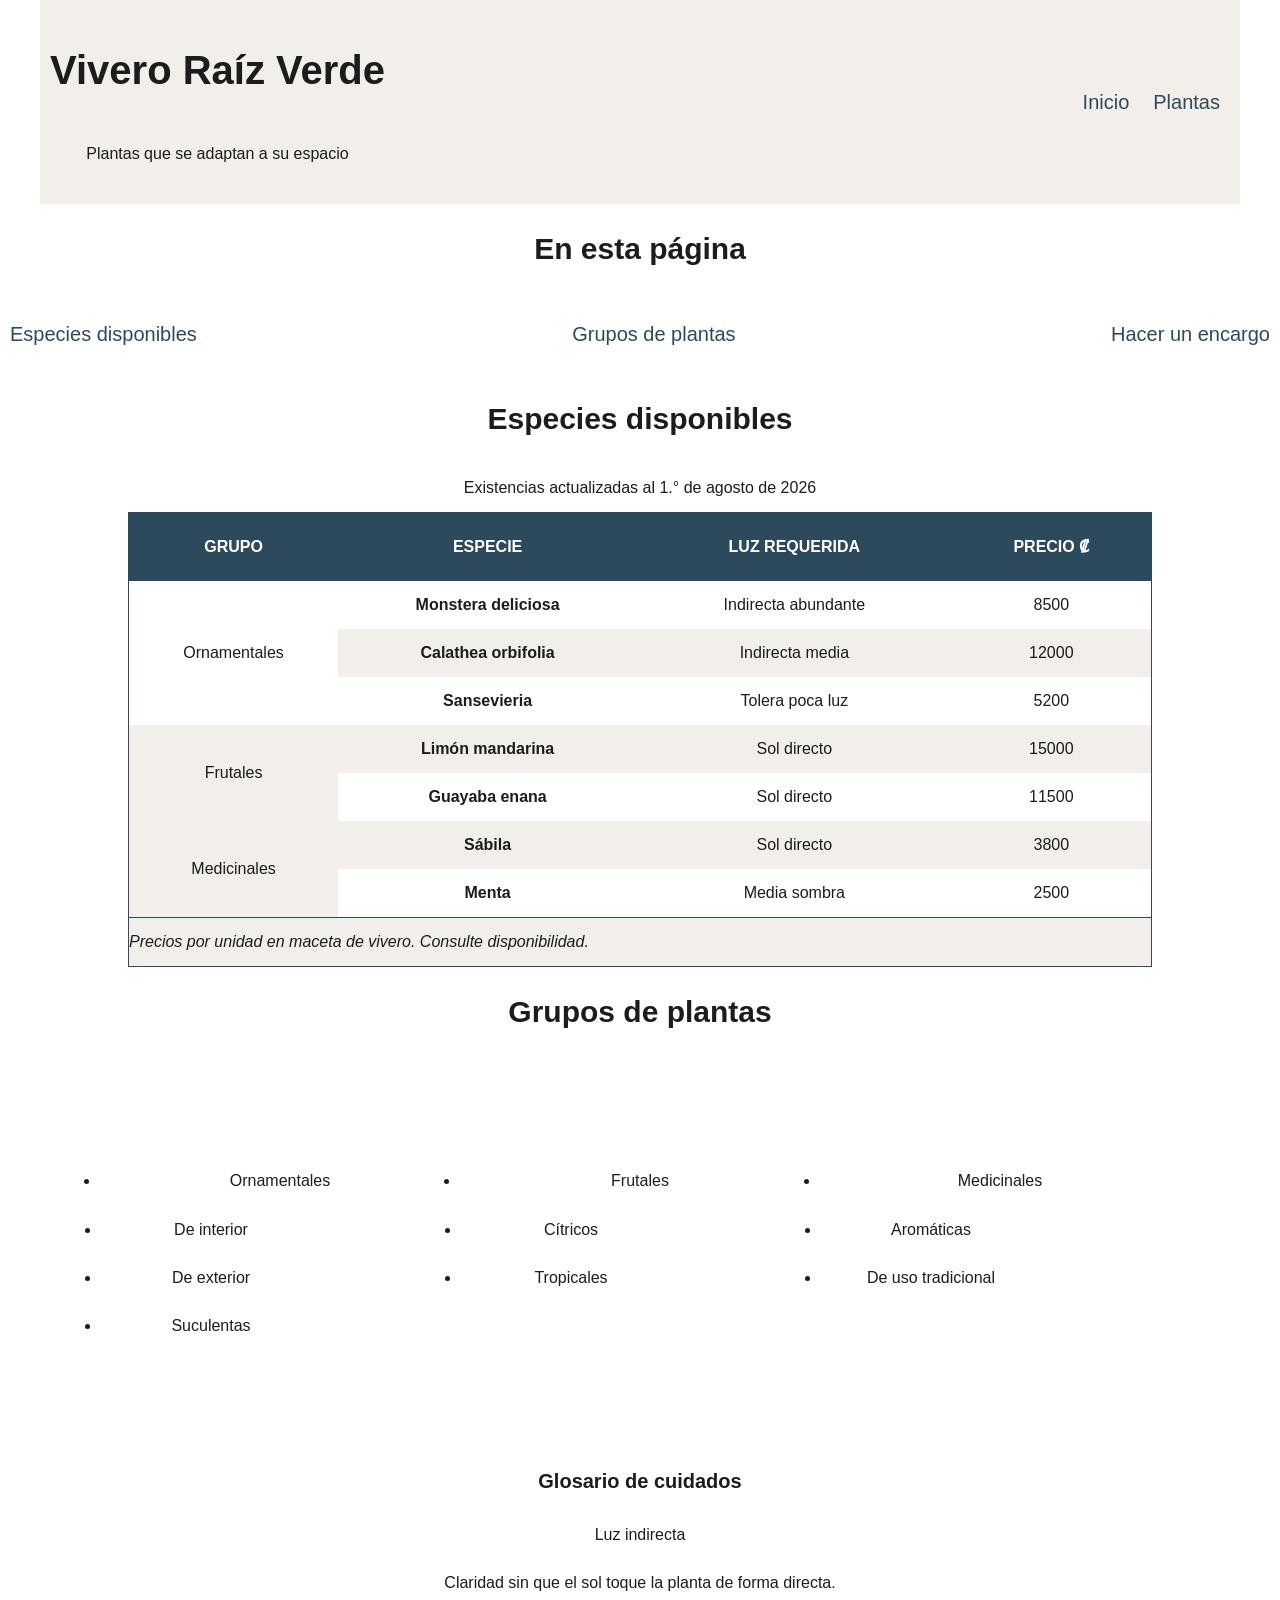
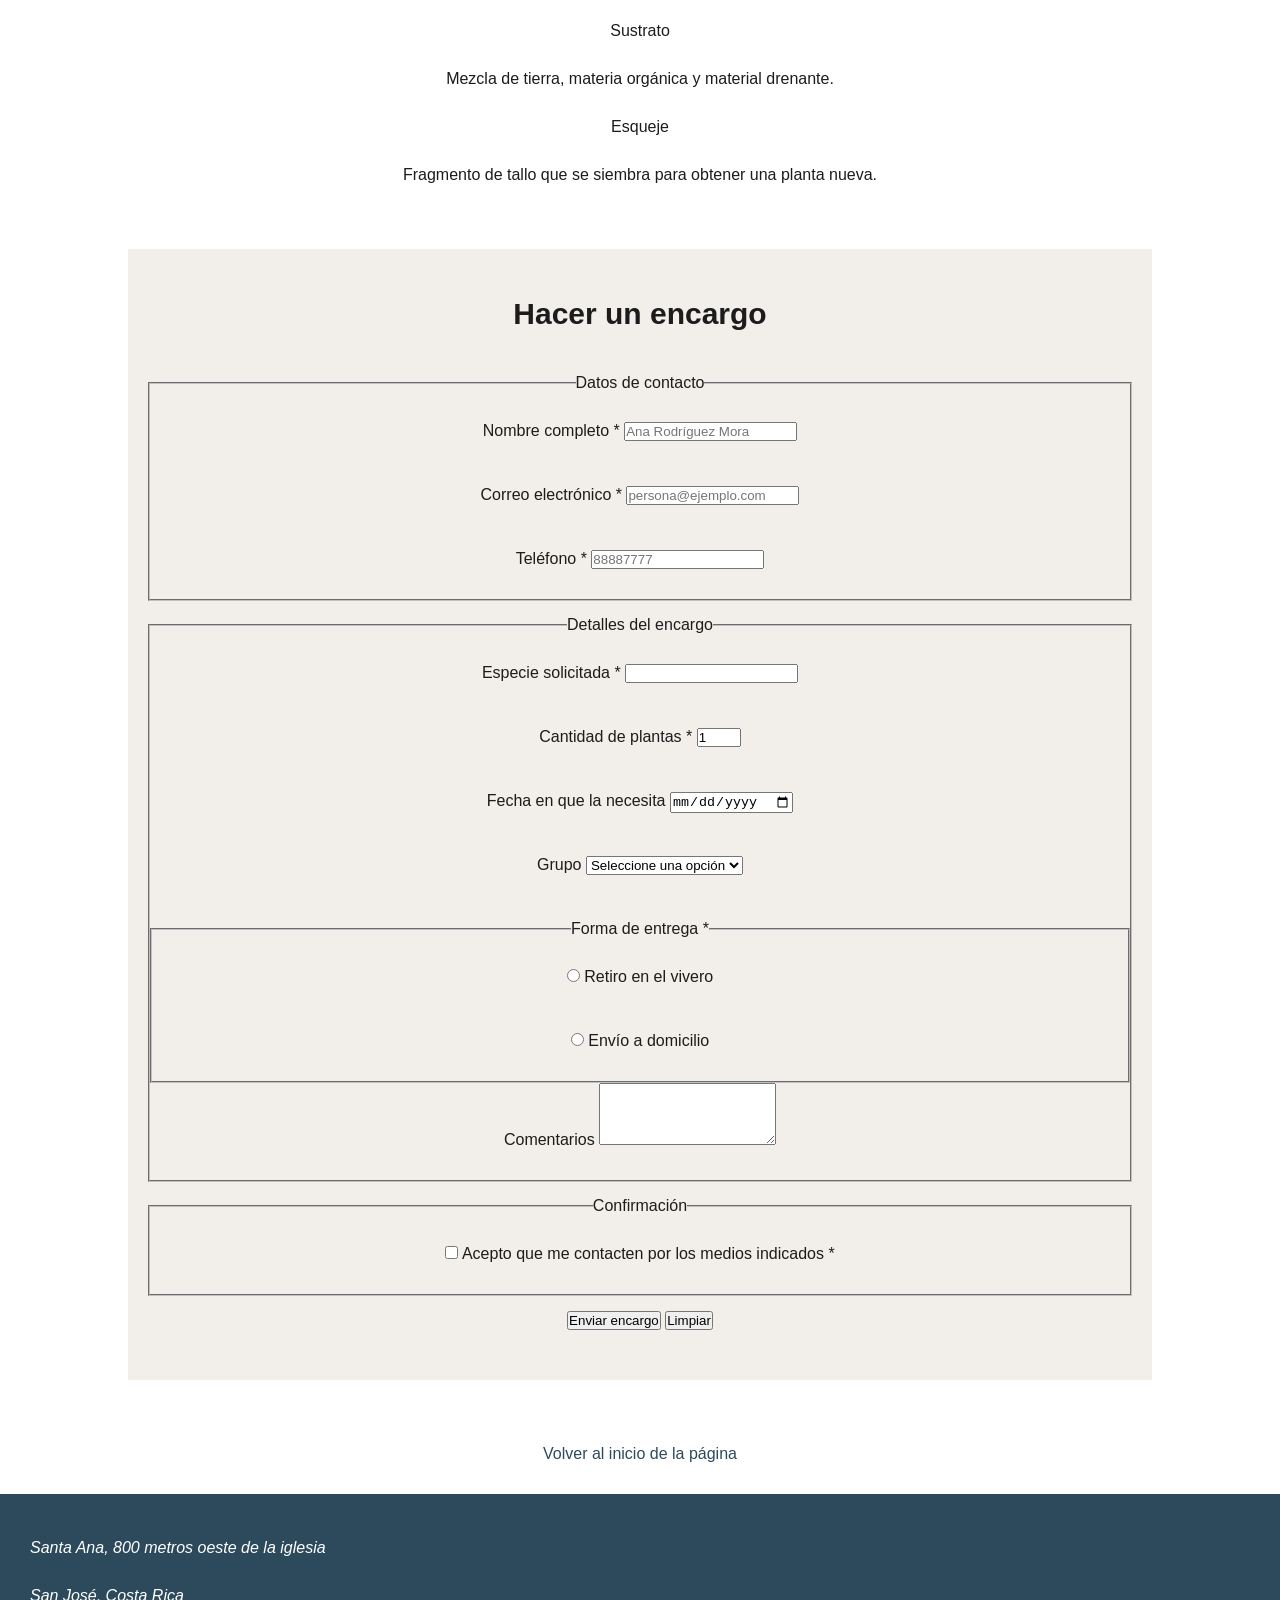
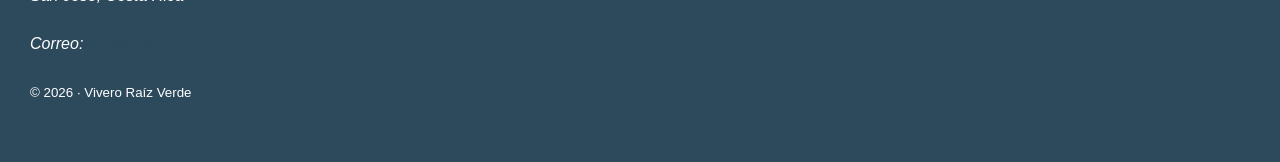
<file: ac2-css-2op/plantas.html>
<!DOCTYPE html>
<html lang="es">

<head>
  <meta charset="UTF-8">
  <meta name="viewport" content="width=device-width, initial-scale=1.0">
  <meta name="author" content="Rosa_Almendarez">
  <meta name="description" content="Catálogo de plantas disponibles y formulario de encargo.">
  <meta name="keywords" content="plantas, catálogo, encargo, vivero">

  <title>Plantas | Vivero Raíz Verde</title>

  <link rel="icon" href="recursos/favicon.png" type="image/png">
  <link rel="stylesheet" href="css/estilos.css"

  <!-- ═══════════════════════════════════════════════════════════════
       AQUÍ SE ENLAZA LA HOJA DE ESTILOS QUE USTED DEBE CREAR.
       El archivo debe llamarse  css/estilos.css
       ═══════════════════════════════════════════════════════════════ -->

</head>

<body>

  <!-- ═══ CABECERA · idéntica a la de index.html ═══ -->
  <header id="cabecera">
    <div class="identidad">
      <h1>Vivero Raíz Verde</h1>
      <p class="frase">Plantas que se adaptan a su espacio</p>
    </div>

    <nav class="navegacion">
      <ul>
        <li><a href="index.html">Inicio</a></li>
        <li><a href="plantas.html" class="pagina-actual">Plantas</a></li>
      </ul>
    </nav>
  </header>

  <!-- ═══ CONTENIDO PRINCIPAL ═══ -->
  <main id="principal">

    <!-- Índice interno con anclas -->
    <nav class="sumario">
      <h2>En esta página</h2>
      <ul>
        <li><a href="#disponibles">Especies disponibles</a></li>
        <li><a href="#grupos">Grupos de plantas</a></li>
        <li><a href="#encargo">Hacer un encargo</a></li>
      </ul>
    </nav>

    <!-- ═══ LA TABLA ═══ -->
    <section id="disponibles">
      <h2>Especies disponibles</h2>

      <table class="tabla-especies">
        <caption>Existencias actualizadas al 1.° de agosto de 2026</caption>

        <thead>
          <tr>
            <th scope="col">Grupo</th>
            <th scope="col">Especie</th>
            <th scope="col">Luz requerida</th>
            <th scope="col">Precio ₡</th>
          </tr>
        </thead>

        <tbody>
          <tr>
            <td rowspan="3">Ornamentales</td>
            <th scope="row">Monstera deliciosa</th>
            <td>Indirecta abundante</td>
            <td>8500</td>
          </tr>
          <tr>
            <th scope="row">Calathea orbifolia</th>
            <td>Indirecta media</td>
            <td>12000</td>
          </tr>
          <tr>
            <th scope="row">Sansevieria</th>
            <td>Tolera poca luz</td>
            <td>5200</td>
          </tr>

          <tr>
            <td rowspan="2">Frutales</td>
            <th scope="row">Limón mandarina</th>
            <td>Sol directo</td>
            <td>15000</td>
          </tr>
          <tr>
            <th scope="row">Guayaba enana</th>
            <td>Sol directo</td>
            <td>11500</td>
          </tr>

          <tr>
            <td rowspan="2">Medicinales</td>
            <th scope="row">Sábila</th>
            <td>Sol directo</td>
            <td>3800</td>
          </tr>
          <tr>
            <th scope="row">Menta</th>
            <td>Media sombra</td>
            <td>2500</td>
          </tr>
        </tbody>

        <tfoot>
          <tr>
            <td colspan="4">
              Precios por unidad en maceta de vivero. Consulte disponibilidad.
            </td>
          </tr>
        </tfoot>
      </table>
    </section>

    <!-- ═══ LISTAS ═══ -->
    <section id="grupos">
      <h2>Grupos de plantas</h2>

      <ul class="lista-grupos">
        <li>Ornamentales
          <ul>
            <li>De interior</li>
            <li>De exterior</li>
            <li>Suculentas</li>
          </ul>
        </li>
        <li>Frutales
          <ul>
            <li>Cítricos</li>
            <li>Tropicales</li>
          </ul>
        </li>
        <li>Medicinales
          <ul>
            <li>Aromáticas</li>
            <li>De uso tradicional</li>
          </ul>
        </li>
      </ul>

      <h3>Glosario de cuidados</h3>
      <dl class="terminos">
        <dt>Luz indirecta</dt>
        <dd>Claridad sin que el sol toque la planta de forma directa.</dd>

        <dt>Sustrato</dt>
        <dd>Mezcla de tierra, materia orgánica y material drenante.</dd>

        <dt>Esqueje</dt>
        <dd>Fragmento de tallo que se siembra para obtener una planta nueva.</dd>
      </dl>
    </section>

    <!-- ═══ EL FORMULARIO ═══ -->
    <section id="encargo">
      <h2>Hacer un encargo</h2>

      <form action="#" method="post" class="formulario-encargo">

        <fieldset class="seccion-campos">
          <legend>Datos de contacto</legend>

          <p class="linea-campo">
            <label for="nombre">Nombre completo *</label>
            <input type="text" id="nombre" name="nombre"
                   required minlength="3" maxlength="60"
                   placeholder="Ana Rodríguez Mora">
          </p>

          <p class="linea-campo">
            <label for="correo">Correo electrónico *</label>
            <input type="email" id="correo" name="correo" required
                   placeholder="persona@ejemplo.com">
          </p>

          <p class="linea-campo">
            <label for="telefono">Teléfono *</label>
            <input type="tel" id="telefono" name="telefono"
                   required pattern="[0-9]{8}"
                   title="Ocho dígitos, sin espacios ni guiones"
                   placeholder="88887777">
          </p>
        </fieldset>

        <fieldset class="seccion-campos">
          <legend>Detalles del encargo</legend>

          <p class="linea-campo">
            <label for="especie">Especie solicitada *</label>
            <input type="text" id="especie" name="especie" required>
          </p>

          <p class="linea-campo">
            <label for="cantidad">Cantidad de plantas *</label>
            <input type="number" id="cantidad" name="cantidad"
                   required min="1" max="20" step="1" value="1">
          </p>

          <p class="linea-campo">
            <label for="fecha">Fecha en que la necesita</label>
            <input type="date" id="fecha" name="fecha">
          </p>

          <p class="linea-campo">
            <label for="grupo">Grupo</label>
            <select id="grupo" name="grupo">
              <option value="">Seleccione una opción</option>
              <option value="ornamental">Ornamentales</option>
              <option value="frutal">Frutales</option>
              <option value="medicinal">Medicinales</option>
              <option value="otro">Otro</option>
            </select>
          </p>

          <fieldset class="seccion-opciones">
            <legend>Forma de entrega *</legend>
            <p class="opcion-radio">
              <input type="radio" id="vivero" name="entrega" value="vivero" required>
              <label for="vivero">Retiro en el vivero</label>
            </p>
            <p class="opcion-radio">
              <input type="radio" id="envio" name="entrega" value="envio">
              <label for="envio">Envío a domicilio</label>
            </p>
          </fieldset>

          <p class="linea-campo">
            <label for="comentarios">Comentarios</label>
            <textarea id="comentarios" name="comentarios" rows="4" maxlength="300"></textarea>
          </p>
        </fieldset>

        <fieldset class="seccion-campos">
          <legend>Confirmación</legend>
          <p class="opcion-radio">
            <input type="checkbox" id="acepto" name="acepto" required>
            <label for="acepto">Acepto que me contacten por los medios indicados *</label>
          </p>
        </fieldset>

        <p class="fila-acciones">
          <button type="submit" class="accion accion-primaria">Enviar encargo</button>
          <button type="reset" class="accion accion-secundaria">Limpiar</button>
        </p>

      </form>
    </section>

    <p class="regresar"><a href="#cabecera">Volver al inicio de la página</a></p>

  </main>

  <!-- ═══ PIE · idéntico al de index.html ═══ -->
  <footer id="pie">
    <div class="contenido-pie">
      <address class="direccion">
        Santa Ana, 800 metros oeste de la iglesia<br>
        San José, Costa Rica<br>
        Correo: <a href="mailto:info@ejemplo.com">info@ejemplo.com</a>
      </address>

      <p class="derechos"><small>&copy; 2026 · Vivero Raíz Verde</small></p>
    </div>
  </footer>

</body>

</html>
</file>
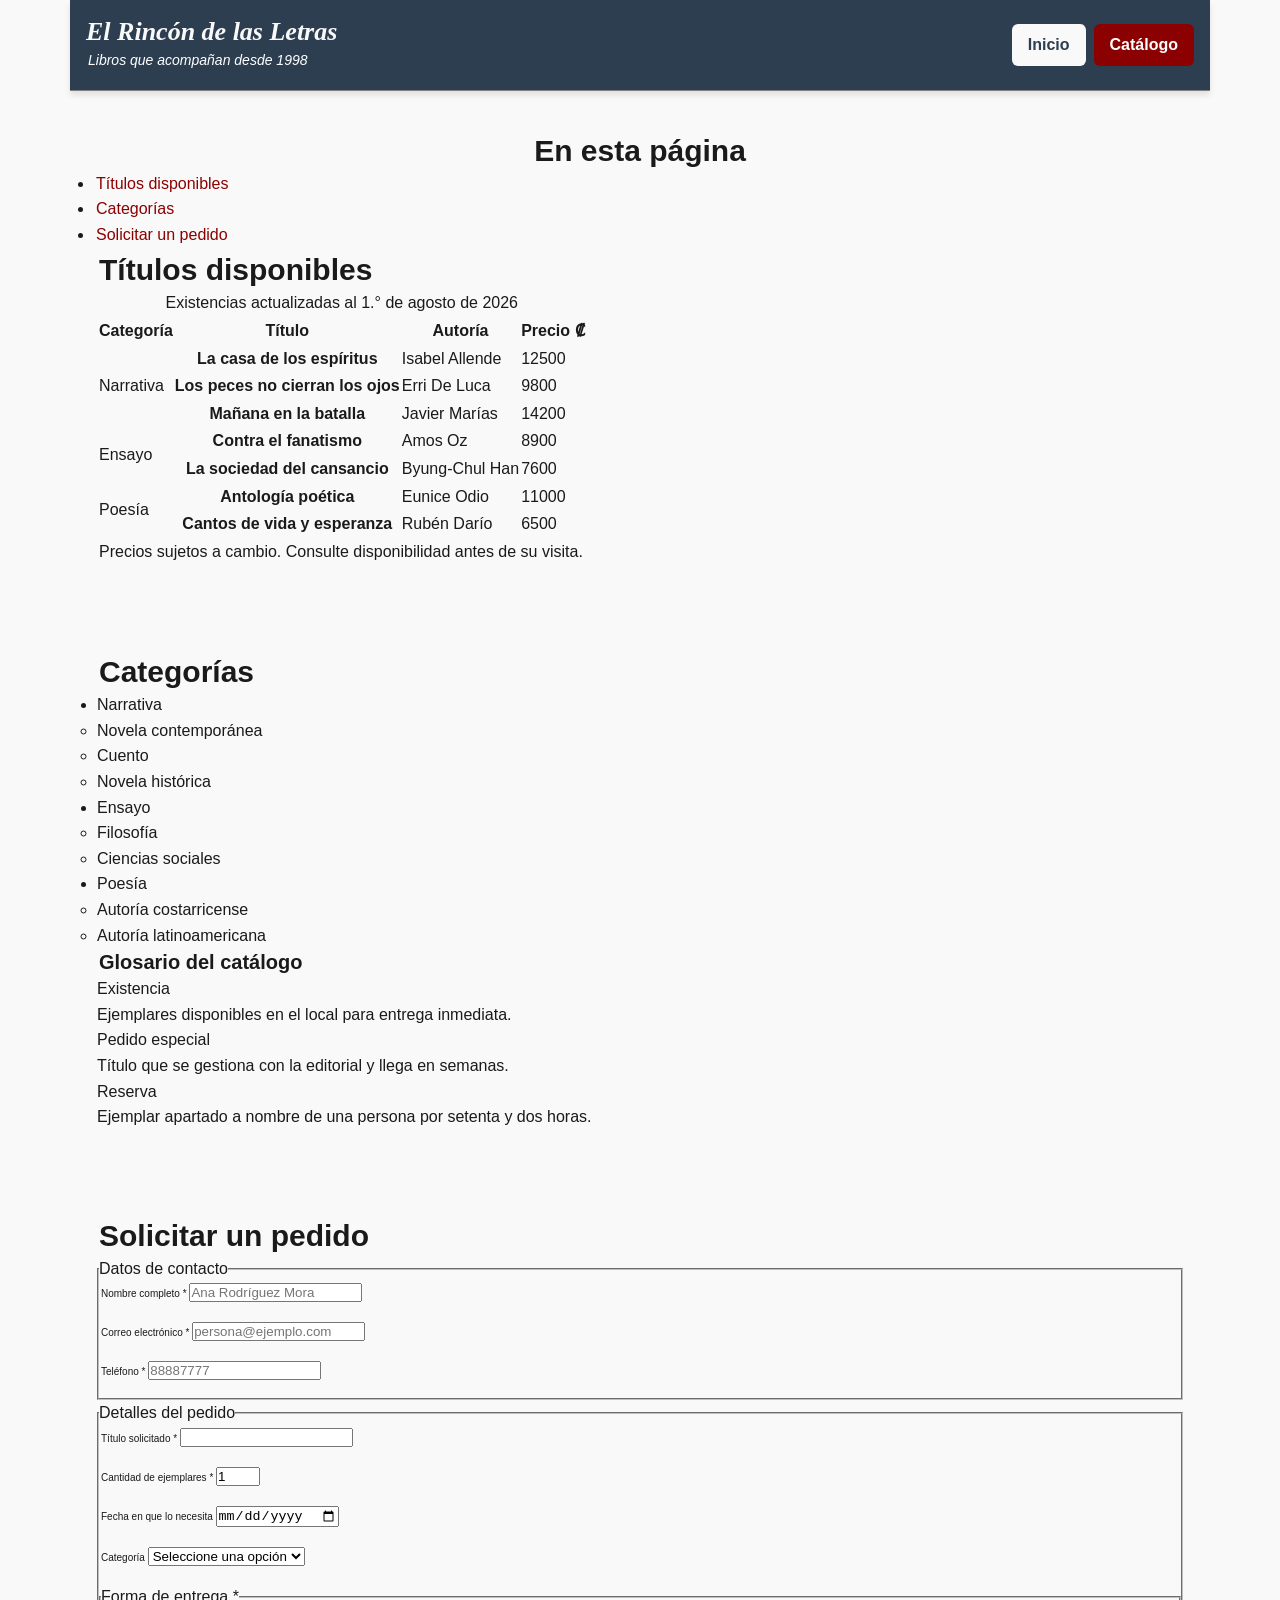
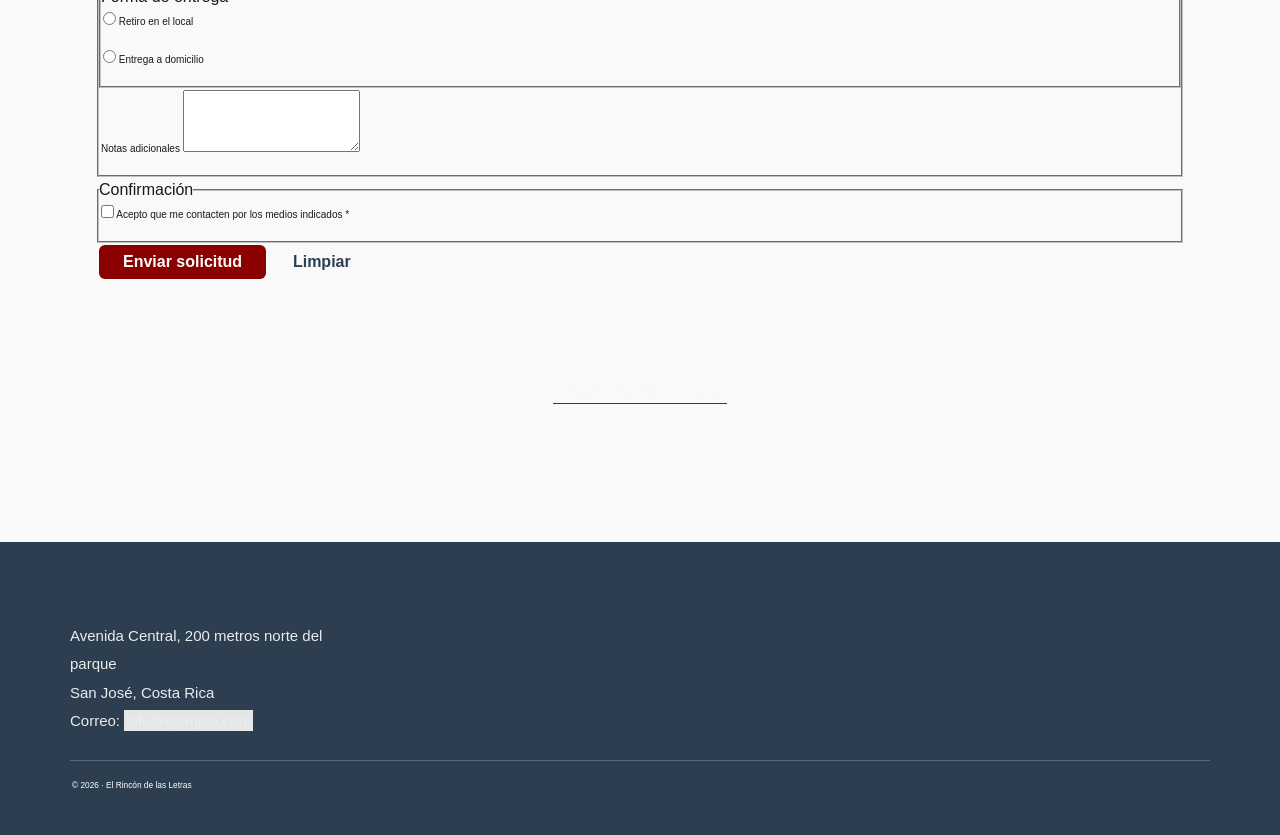
<file: ac2-css/catalogo.html>
<!DOCTYPE html>
<html lang="es">

<head>
  <meta charset="UTF-8">
  <meta name="viewport" content="width=device-width, initial-scale=1.0">
  <meta name="author" content="Rosa-Almendarez">
  <meta name="description" content="Catálogo de títulos disponibles y formulario de pedido.">
  <meta name="keywords" content="catálogo, libros, pedido, librería">

  <title>Catálogo | El Rincón de las Letras</title>

  <link rel="icon" href="recursos/favicon.png" type="image/png">
  <link rel="stylesheet" href="css/estilos.css">

  <!--AQUÍ SE ENLAZA LA HOJA DE ESTILOS QUE USTED DEBE CREAR.
       El archivo debe llamarse  css/estilos.css -->

</head>

<body>

  <!--CABECERA · idéntica a la de index.html-->
  <header id="cabecera">
    <div class="marca">
      <h1>El Rincón de las Letras</h1>
      <p class="lema">Libros que acompañan desde 1998</p>
    </div>

    <nav class="menu-principal">
      <ul>
        <li><a href="index.html">Inicio</a></li>
        <li><a href="catalogo.html" class="enlace-activo">Catálogo</a></li>
      </ul>
    </nav>
  </header>

  <!--CONTENIDO PRINCIPAL-->
  <main id="contenido">

    <!-- Índice interno con anclas -->
    <nav class="indice">
      <h2>En esta página</h2>
      <ul>
        <li><a href="#existencias">Títulos disponibles</a></li>
        <li><a href="#categorias">Categorías</a></li>
        <li><a href="#pedido">Solicitar un pedido</a></li>
      </ul>
    </nav>

    <!-- LA TABLA -->
    <section id="existencias">
      <h2>Títulos disponibles</h2>

      <table class="tabla-catalogo">
        <caption>Existencias actualizadas al 1.° de agosto de 2026</caption>

        <thead>
          <tr>
            <th scope="col">Categoría</th>
            <th scope="col">Título</th>
            <th scope="col">Autoría</th>
            <th scope="col">Precio ₡</th>
          </tr>
        </thead>

        <tbody>
          <tr>
            <td rowspan="3">Narrativa</td>
            <th scope="row">La casa de los espíritus</th>
            <td>Isabel Allende</td>
            <td>12500</td>
          </tr>
          <tr>
            <th scope="row">Los peces no cierran los ojos</th>
            <td>Erri De Luca</td>
            <td>9800</td>
          </tr>
          <tr>
            <th scope="row">Mañana en la batalla</th>
            <td>Javier Marías</td>
            <td>14200</td>
          </tr>

          <tr>
            <td rowspan="2">Ensayo</td>
            <th scope="row">Contra el fanatismo</th>
            <td>Amos Oz</td>
            <td>8900</td>
          </tr>
          <tr>
            <th scope="row">La sociedad del cansancio</th>
            <td>Byung-Chul Han</td>
            <td>7600</td>
          </tr>

          <tr>
            <td rowspan="2">Poesía</td>
            <th scope="row">Antología poética</th>
            <td>Eunice Odio</td>
            <td>11000</td>
          </tr>
          <tr>
            <th scope="row">Cantos de vida y esperanza</th>
            <td>Rubén Darío</td>
            <td>6500</td>
          </tr>
        </tbody>

        <tfoot>
          <tr>
            <td colspan="4">
              Precios sujetos a cambio. Consulte disponibilidad antes de su visita.
            </td>
          </tr>
        </tfoot>
      </table>
    </section>

    <!-- LISTAS -->
    <section id="categorias">
      <h2>Categorías</h2>

      <ul class="lista-categorias">
        <li>Narrativa
          <ul>
            <li>Novela contemporánea</li>
            <li>Cuento</li>
            <li>Novela histórica</li>
          </ul>
        </li>
        <li>Ensayo
          <ul>
            <li>Filosofía</li>
            <li>Ciencias sociales</li>
          </ul>
        </li>
        <li>Poesía
          <ul>
            <li>Autoría costarricense</li>
            <li>Autoría latinoamericana</li>
          </ul>
        </li>
      </ul>

      <h3>Glosario del catálogo</h3>
      <dl class="glosario">
        <dt>Existencia</dt>
        <dd>Ejemplares disponibles en el local para entrega inmediata.</dd>

        <dt>Pedido especial</dt>
        <dd>Título que se gestiona con la editorial y llega en semanas.</dd>

        <dt>Reserva</dt>
        <dd>Ejemplar apartado a nombre de una persona por setenta y dos horas.</dd>
      </dl>
    </section>

    <!-- EL FORMULARIO -->
    <section id="pedido">
      <h2>Solicitar un pedido</h2>

      <form action="#" method="post" class="formulario-pedido">

        <fieldset class="grupo-campos">
          <legend>Datos de contacto</legend>

          <p class="campo">
            <label for="nombre">Nombre completo *</label>
            <input type="text" id="nombre" name="nombre"
                   required minlength="3" maxlength="60"
                   placeholder="Ana Rodríguez Mora">
          </p>

          <p class="campo">
            <label for="correo">Correo electrónico *</label>
            <input type="email" id="correo" name="correo" required
                   placeholder="persona@ejemplo.com">
          </p>

          <p class="campo">
            <label for="telefono">Teléfono *</label>
            <input type="tel" id="telefono" name="telefono"
                   required pattern="[0-9]{8}"
                   title="Ocho dígitos, sin espacios ni guiones"
                   placeholder="88887777">
          </p>
        </fieldset>

        <fieldset class="grupo-campos">
          <legend>Detalles del pedido</legend>

          <p class="campo">
            <label for="titulo">Título solicitado *</label>
            <input type="text" id="titulo" name="titulo" required>
          </p>

          <p class="campo">
            <label for="cantidad">Cantidad de ejemplares *</label>
            <input type="number" id="cantidad" name="cantidad"
                   required min="1" max="10" step="1" value="1">
          </p>

          <p class="campo">
            <label for="fecha">Fecha en que lo necesita</label>
            <input type="date" id="fecha" name="fecha">
          </p>

          <p class="campo">
            <label for="categoria">Categoría</label>
            <select id="categoria" name="categoria">
              <option value="">Seleccione una opción</option>
              <option value="narrativa">Narrativa</option>
              <option value="ensayo">Ensayo</option>
              <option value="poesia">Poesía</option>
              <option value="otra">Otra</option>
            </select>
          </p>

          <fieldset class="grupo-opciones">
            <legend>Forma de entrega *</legend>
            <p class="opcion">
              <input type="radio" id="local" name="entrega" value="local" required>
              <label for="local">Retiro en el local</label>
            </p>
            <p class="opcion">
              <input type="radio" id="domicilio" name="entrega" value="domicilio">
              <label for="domicilio">Entrega a domicilio</label>
            </p>
          </fieldset>

          <p class="campo">
            <label for="notas">Notas adicionales</label>
            <textarea id="notas" name="notas" rows="4" maxlength="300"></textarea>
          </p>
        </fieldset>

        <fieldset class="grupo-campos">
          <legend>Confirmación</legend>
          <p class="opcion">
            <input type="checkbox" id="acepto" name="acepto" required>
            <label for="acepto">Acepto que me contacten por los medios indicados *</label>
          </p>
        </fieldset>

        <p class="grupo-botones">
          <button type="submit" class="boton boton-principal">Enviar solicitud</button>
          <button type="reset" class="boton boton-secundario">Limpiar</button>
        </p>

      </form>
    </section>

    <p class="volver"><a href="#cabecera">Volver al inicio de la página</a></p>

  </main>

  <!-- PIE · idéntico al de index.html -->
  <footer id="pie">
    <div class="pie-contenido">
      <address class="datos-contacto">
        Avenida Central, 200 metros norte del parque<br>
        San José, Costa Rica<br>
        Correo: <a href="mailto:info@ejemplo.com">info@ejemplo.com</a>
      </address>

      <p class="creditos"><small>&copy; 2026 · El Rincón de las Letras</small></p>
    </div>
  </footer>

</body>

</html>
</file>
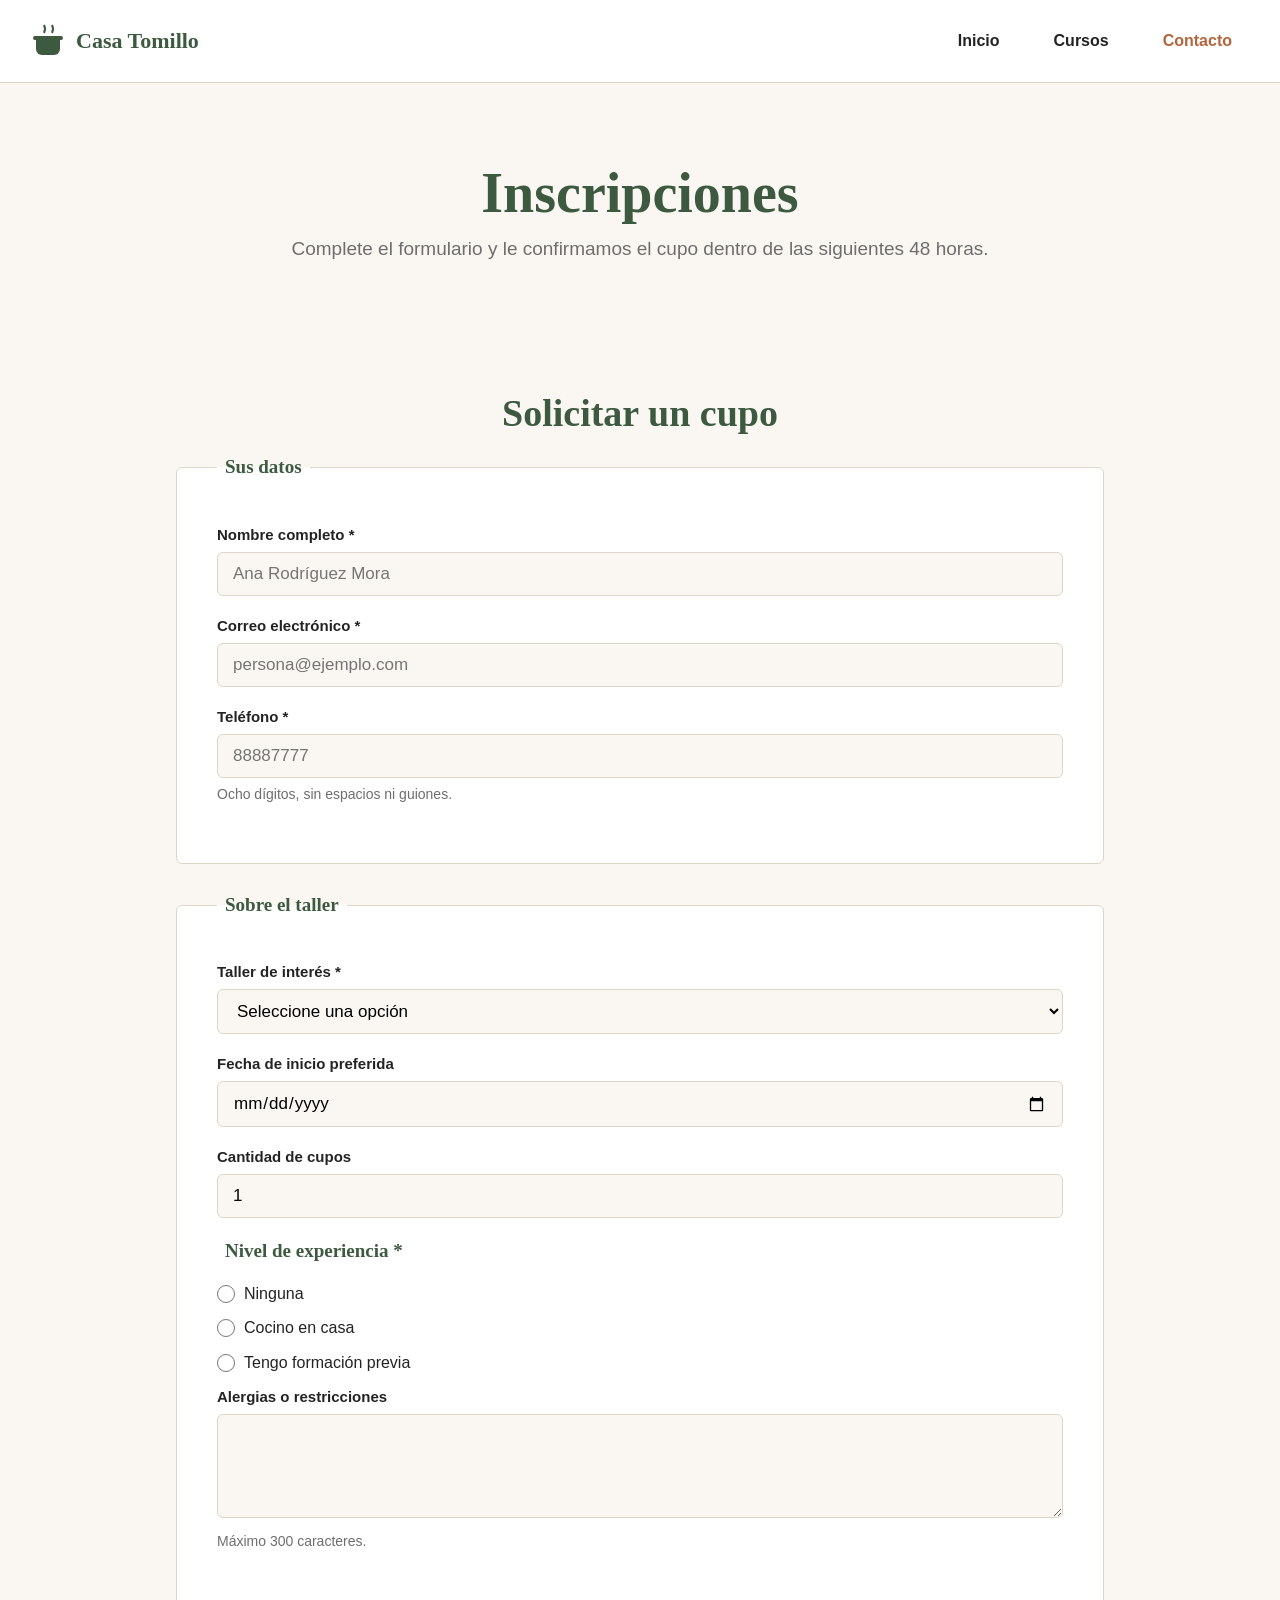
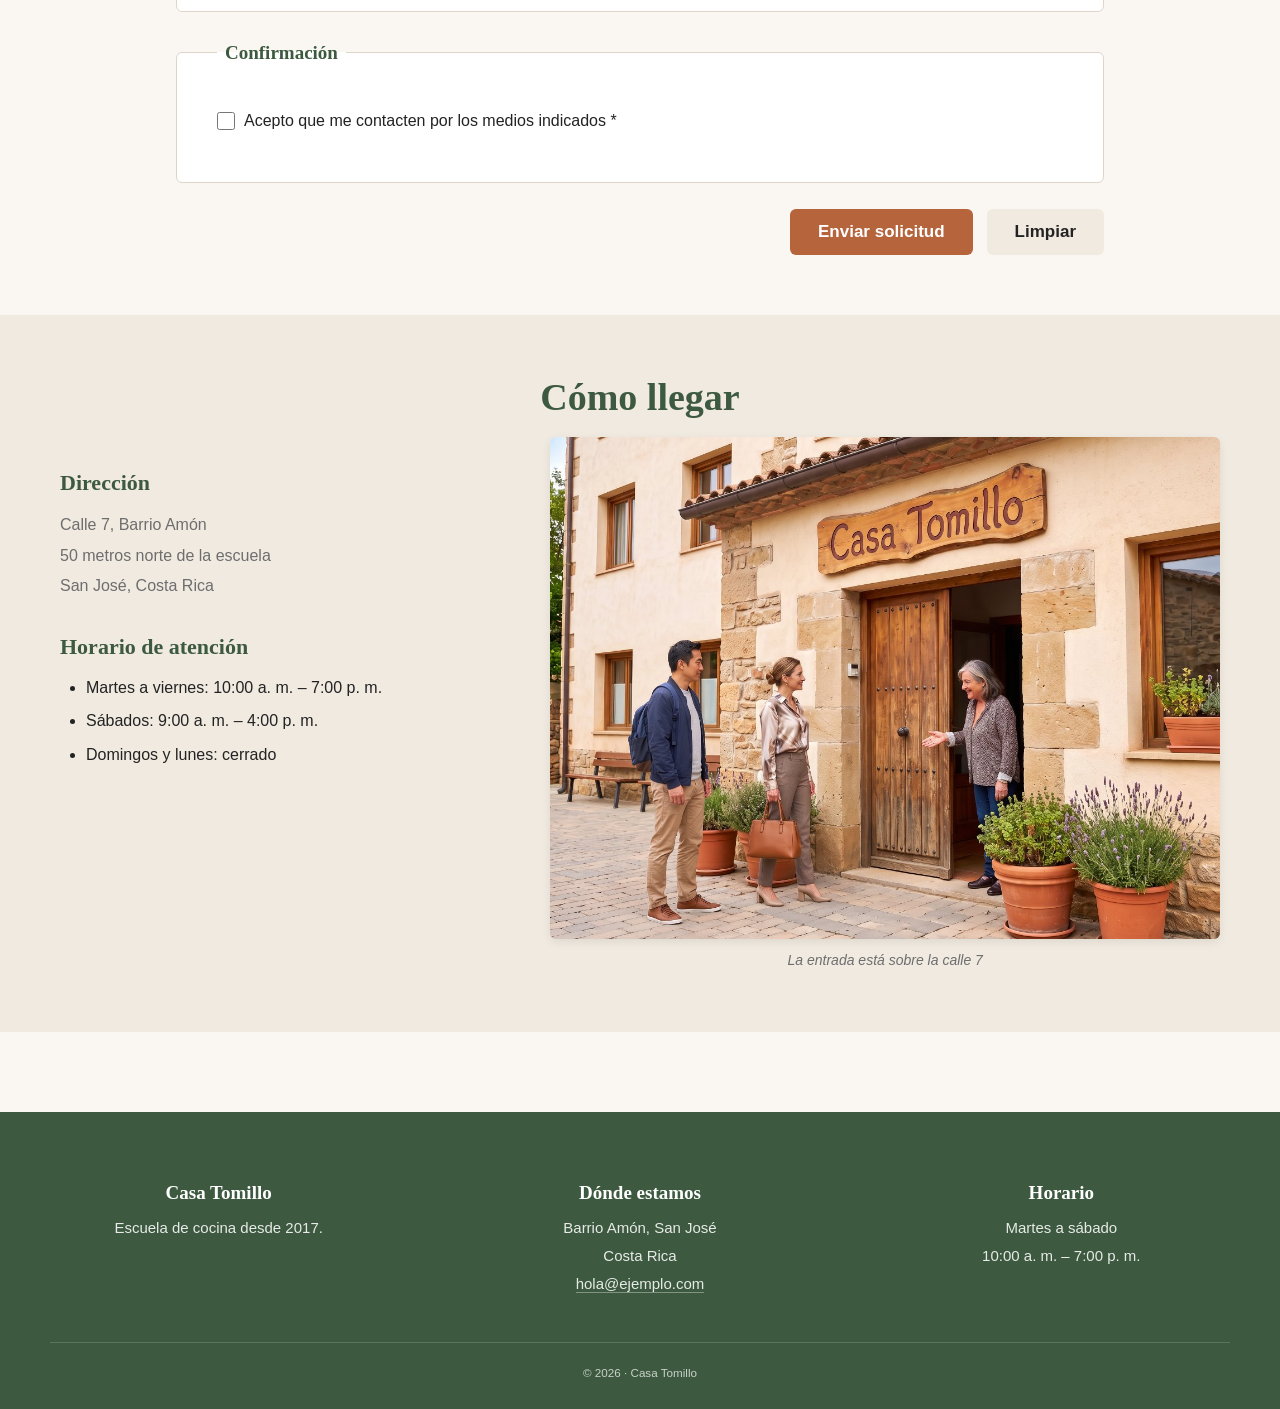
<file: ac3-responsive/contacto.html>
<!DOCTYPE html>
<html lang="es">

<head>
  <meta charset="UTF-8">
  <meta name="author" content="Rosa.Almendarez">
  <meta name="description" content="Inscríbase en un taller de Casa Tomillo: formulario y datos de contacto.">
  <meta name="keywords" content="contacto, inscripción, talleres, cocina">
  <meta name="viewport" content="width=device=width, initial-scale=1.0">

  <title>Contacto | Casa Tomillo</title>

  <link rel="icon" href="recursos/favicon.png" type="image/png">
  <link rel="stylesheet" href="css/estilos.css">
</head>

<body>

  <header id="cabecera" class="cabecera">

    <a href="index.html" class="marca">
      <svg class="marca-icono" width="36" height="36" viewBox="0 0 36 36"
           xmlns="http://www.w3.org/2000/svg" role="img"
           aria-label="Logo de Casa Tomillo: una olla con vapor">
        <path d="M6 16 h24 v10 a6 6 0 0 1 -6 6 h-12 a6 6 0 0 1 -6 -6 z" fill="currentColor"/>
        <rect x="3" y="13" width="30" height="4" rx="2" fill="currentColor"/>
        <path d="M14 10 q2 -4 0 -8" stroke="currentColor" stroke-width="2" fill="none"/>
        <path d="M22 10 q2 -4 0 -8" stroke="currentColor" stroke-width="2" fill="none"/>
      </svg>
      <span class="marca-texto">Casa Tomillo</span>
    </a>

    <nav class="navegacion" aria-label="Navegación principal">
      <ul class="menu">
        <li><a href="index.html" class="menu-enlace">Inicio</a></li>
        <li><a href="cursos.html" class="menu-enlace">Cursos</a></li>
        <li><a href="contacto.html" class="menu-enlace activo">Contacto</a></li>
      </ul>
    </nav>

  </header>

  <main id="contenido">

    <section id="intro" class="pagina-encabezado">
      <h1 class="pagina-titulo">Inscripciones</h1>
      <p class="pagina-bajada">
        Complete el formulario y le confirmamos el cupo dentro de las
        siguientes 48 horas.
      </p>
    </section>

    <!-- ═══ EL FORMULARIO ═══ -->
    <section id="inscripcion" class="seccion">
      <h2 class="seccion-titulo">Solicitar un cupo</h2>

      <form action="#" method="post" class="formulario">

        <fieldset class="grupo">
          <legend class="grupo-titulo">Sus datos</legend>

          <p class="campo">
            <label for="nombre" class="campo-etiqueta">Nombre completo *</label>
            <input type="text" id="nombre" name="nombre" class="campo-entrada"
                   required minlength="3" maxlength="60"
                   placeholder="Ana Rodríguez Mora">
          </p>

          <p class="campo">
            <label for="correo" class="campo-etiqueta">Correo electrónico *</label>
            <input type="email" id="correo" name="correo" class="campo-entrada"
                   required placeholder="persona@ejemplo.com">
          </p>

          <p class="campo">
            <label for="telefono" class="campo-etiqueta">Teléfono *</label>
            <input type="tel" id="telefono" name="telefono" class="campo-entrada"
                   required pattern="[0-9]{8}"
                   title="Ocho dígitos, sin espacios ni guiones"
                   placeholder="88887777">
            <small class="campo-ayuda">Ocho dígitos, sin espacios ni guiones.</small>
          </p>
        </fieldset>

        <fieldset class="grupo">
          <legend class="grupo-titulo">Sobre el taller</legend>

          <p class="campo">
            <label for="taller" class="campo-etiqueta">Taller de interés *</label>
            <select id="taller" name="taller" class="campo-entrada" required>
              <option value="">Seleccione una opción</option>
              <option value="cocina">Cocina de la casa</option>
              <option value="panaderia">Panadería</option>
              <option value="reposteria">Repostería</option>
            </select>
          </p>

          <p class="campo">
            <label for="inicio" class="campo-etiqueta">Fecha de inicio preferida</label>
            <input type="date" id="inicio" name="inicio" class="campo-entrada">
          </p>

          <p class="campo">
            <label for="personas" class="campo-etiqueta">Cantidad de cupos</label>
            <input type="number" id="personas" name="personas" class="campo-entrada"
                   min="1" max="8" step="1" value="1">
          </p>

          <fieldset class="grupo-opciones">
            <legend class="grupo-titulo">Nivel de experiencia *</legend>
            <p class="opcion">
              <input type="radio" id="ninguna" name="nivel" value="ninguna"
                     class="opcion-marca" required>
              <label for="ninguna" class="opcion-etiqueta">Ninguna</label>
            </p>
            <p class="opcion">
              <input type="radio" id="basica" name="nivel" value="basica" class="opcion-marca">
              <label for="basica" class="opcion-etiqueta">Cocino en casa</label>
            </p>
            <p class="opcion">
              <input type="radio" id="avanzada" name="nivel" value="avanzada" class="opcion-marca">
              <label for="avanzada" class="opcion-etiqueta">Tengo formación previa</label>
            </p>
          </fieldset>

          <p class="campo">
            <label for="alergias" class="campo-etiqueta">Alergias o restricciones</label>
            <textarea id="alergias" name="alergias" class="campo-entrada"
                      rows="4" maxlength="300"></textarea>
            <small class="campo-ayuda">Máximo 300 caracteres.</small>
          </p>
        </fieldset>

        <fieldset class="grupo">
          <legend class="grupo-titulo">Confirmación</legend>
          <p class="opcion">
            <input type="checkbox" id="acepto" name="acepto" class="opcion-marca" required>
            <label for="acepto" class="opcion-etiqueta">
              Acepto que me contacten por los medios indicados *
            </label>
          </p>
        </fieldset>

        <p class="fila-botones">
          <button type="submit" class="boton boton-principal">Enviar solicitud</button>
          <button type="reset" class="boton boton-secundario">Limpiar</button>
        </p>

      </form>
    </section>

    <!-- ═══ UBICACIÓN ═══ -->
    <section id="ubicacion" class="seccion seccion-alterna">
      <h2 class="seccion-titulo">Cómo llegar</h2>

      <div class="dos-columnas">

        <div class="columna">
          <h3 class="subtitulo">Dirección</h3>
          <address class="direccion">
            Calle 7, Barrio Amón<br>
            50 metros norte de la escuela<br>
            San José, Costa Rica
          </address>

          <h3 class="subtitulo">Horario de atención</h3>
          <ul class="lista-horario">
            <li>Martes a viernes: 10:00 a. m. – 7:00 p. m.</li>
            <li>Sábados: 9:00 a. m. – 4:00 p. m.</li>
            <li>Domingos y lunes: cerrado</li>
          </ul>
        </div>

        <figure class="columna-figura">
          <picture>
             <source media="(min-width: 768)" srcset="recursos/fachada-mediana.jpg">
            <source media="(min-width: 468)" srcset="recursos/fachada-pequena.jpg">
          <img src="recursos/fachada.jpg"
               alt="Fachada de la escuela con su rótulo de madera"
               width="1200" height="900" loading="lazy">
            </picture>
          <figcaption class="figura-pie">La entrada está sobre la calle 7</figcaption>
        </figure>

      </div>
    </section>

  </main>

  <footer id="pie" class="pie">
    <div class="pie-columnas">

      <div class="pie-bloque">
        <h2 class="pie-titulo">Casa Tomillo</h2>
        <p class="pie-texto">Escuela de cocina desde 2017.</p>
      </div>

      <div class="pie-bloque">
        <h2 class="pie-titulo">Dónde estamos</h2>
        <address class="pie-datos">
          Barrio Amón, San José<br>
          Costa Rica<br>
          <a href="mailto:hola@ejemplo.com" class="pie-enlace">hola@ejemplo.com</a>
        </address>
      </div>

      <div class="pie-bloque">
        <h2 class="pie-titulo">Horario</h2>
        <p class="pie-texto">
          Martes a sábado<br>
          10:00 a. m. – 7:00 p. m.
        </p>
      </div>

    </div>

    <p class="pie-creditos"><small>&copy; 2026 · Casa Tomillo</small></p>
  </footer>

</body>

</html>
</file>
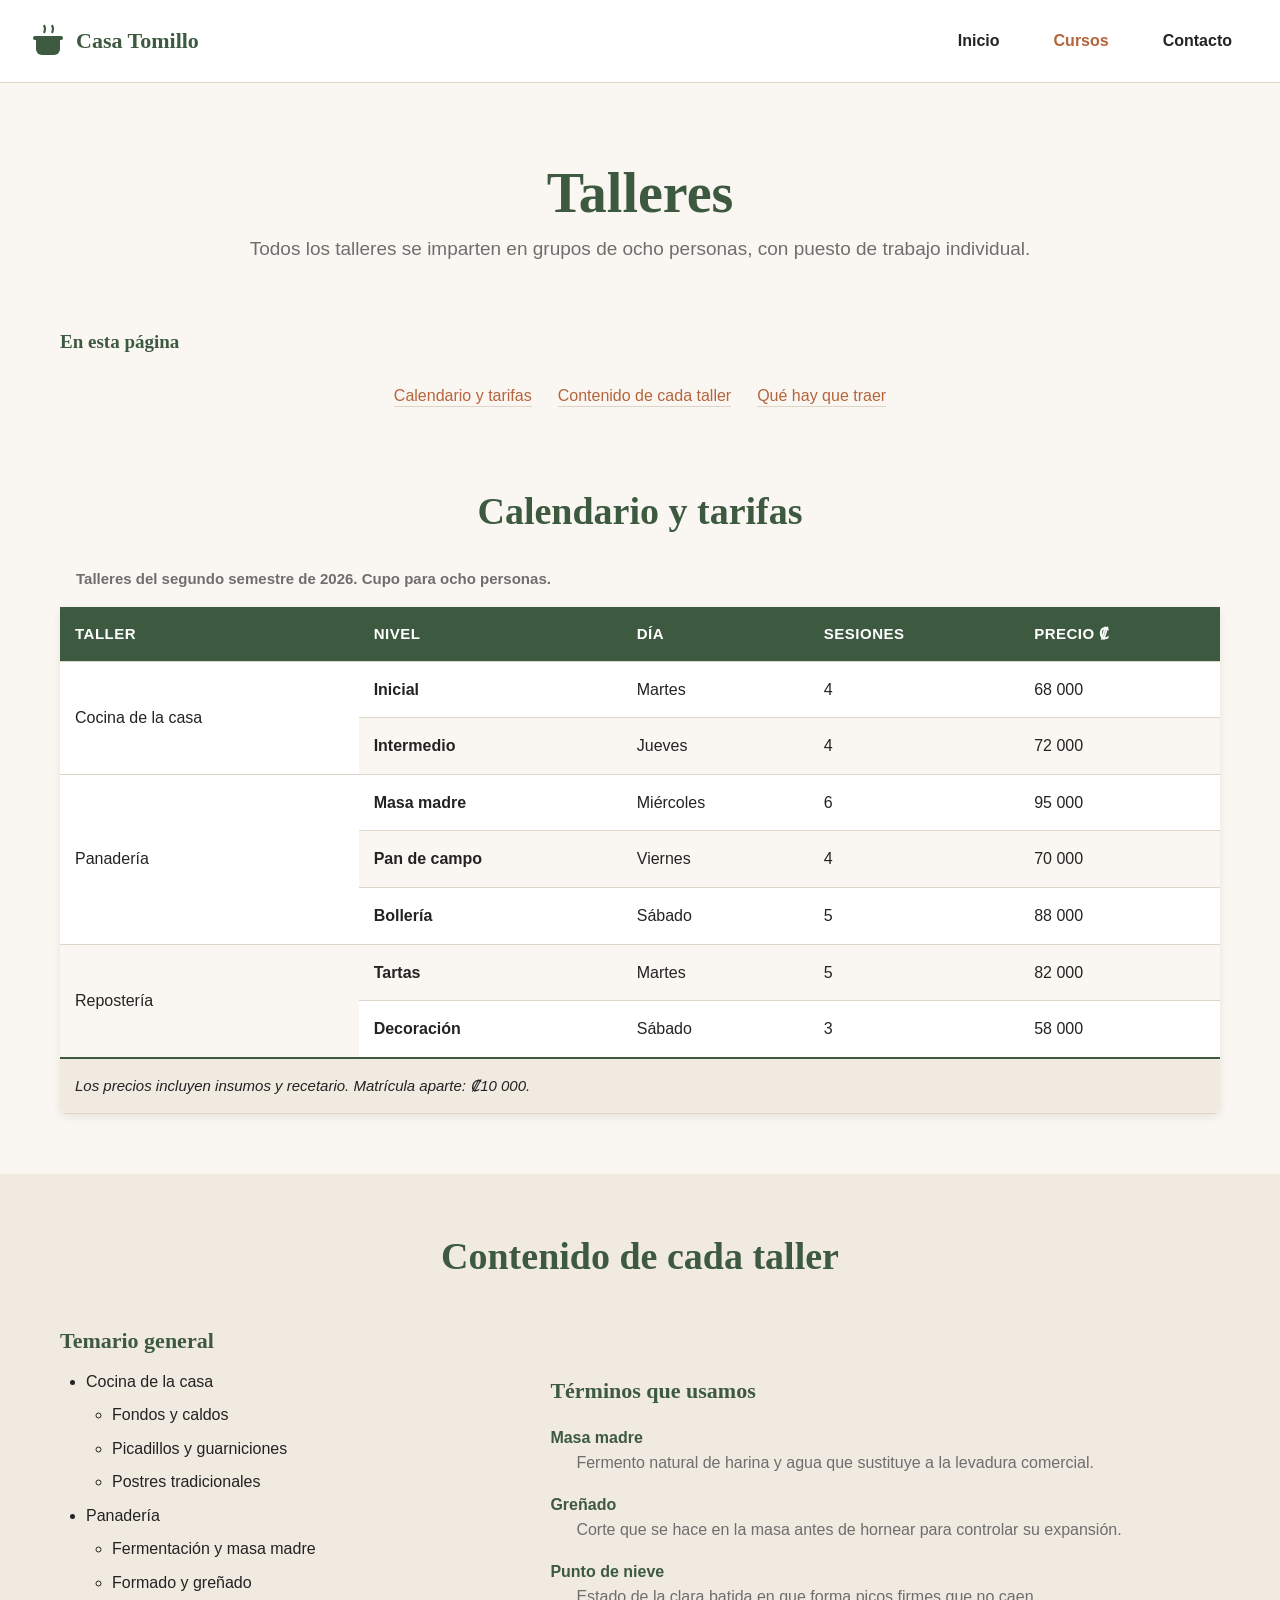
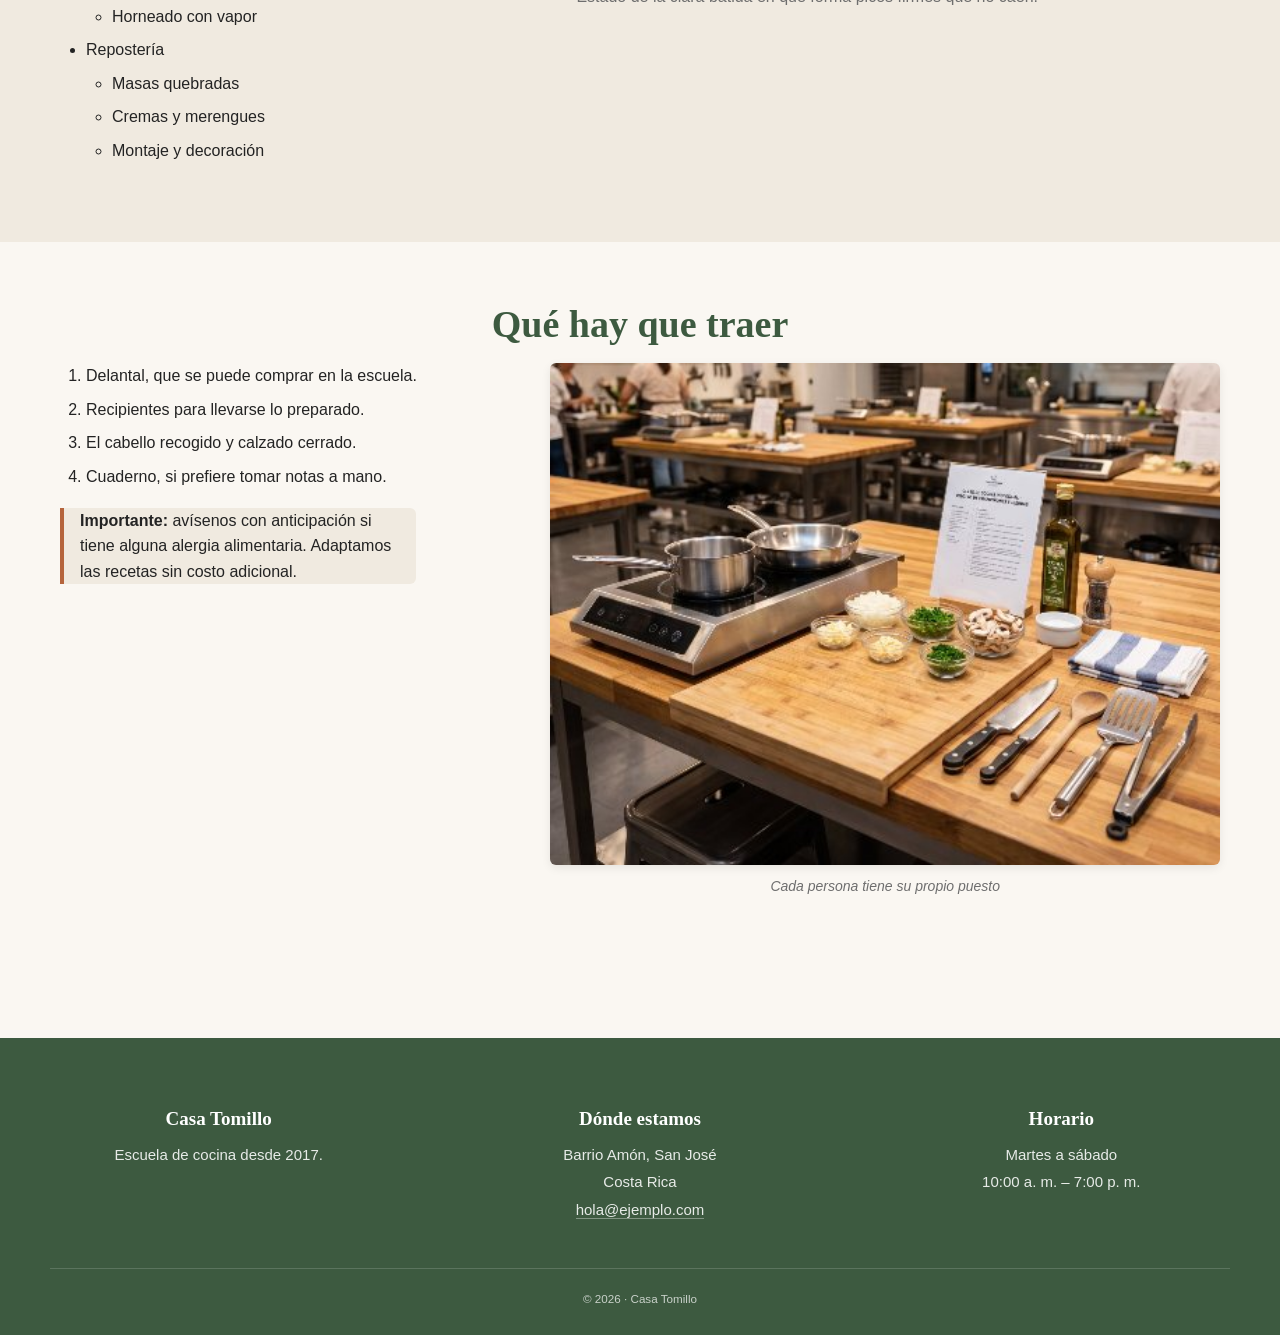
<file: ac3-responsive/cursos.html>
<!DOCTYPE html>
<html lang="es">

<head>
  <meta charset="UTF-8">
  <meta name="author" content="Rosa.Almendarez">
  <meta name="description" content="Talleres de cocina, panadería y repostería: contenidos, horarios y tarifas.">
  <meta name="keywords" content="talleres, cursos, cocina, panadería, repostería">
  <meta name="viewport" content="width=device=width, initial-scale=1.0">

  <title>Cursos | Casa Tomillo</title>

  <link rel="icon" href="recursos/favicon.png" type="image/png">
  <link rel="stylesheet" href="css/estilos.css">
</head>

<body>

  <header id="cabecera" class="cabecera">

    <a href="index.html" class="marca">
      <svg class="marca-icono" width="36" height="36" viewBox="0 0 36 36"
           xmlns="http://www.w3.org/2000/svg" role="img"
           aria-label="Logo de Casa Tomillo: una olla con vapor">
        <path d="M6 16 h24 v10 a6 6 0 0 1 -6 6 h-12 a6 6 0 0 1 -6 -6 z" fill="currentColor"/>
        <rect x="3" y="13" width="30" height="4" rx="2" fill="currentColor"/>
        <path d="M14 10 q2 -4 0 -8" stroke="currentColor" stroke-width="2" fill="none"/>
        <path d="M22 10 q2 -4 0 -8" stroke="currentColor" stroke-width="2" fill="none"/>
      </svg>
      <span class="marca-texto">Casa Tomillo</span>
    </a>

    <nav class="navegacion" aria-label="Navegación principal">
      <ul class="menu">
        <li><a href="index.html" class="menu-enlace">Inicio</a></li>
        <li><a href="cursos.html" class="menu-enlace activo">Cursos</a></li>
        <li><a href="contacto.html" class="menu-enlace">Contacto</a></li>
      </ul>
    </nav>

  </header>

  <main id="contenido">

    <section id="intro" class="pagina-encabezado">
      <h1 class="pagina-titulo">Talleres</h1>
      <p class="pagina-bajada">
        Todos los talleres se imparten en grupos de ocho personas, con puesto
        de trabajo individual.
      </p>
    </section>

    <!-- ═══ ÍNDICE INTERNO ═══ -->
    <nav class="indice" aria-label="Contenido de la página">
      <h2 class="indice-titulo">En esta página</h2>
      <ul class="indice-lista">
        <li><a href="#calendario">Calendario y tarifas</a></li>
        <li><a href="#contenidos">Contenido de cada taller</a></li>
        <li><a href="#requisitos">Qué hay que traer</a></li>
      </ul>
    </nav>

    <!-- ═══ LA TABLA ═══ -->
     
    <section id="calendario" class="seccion">
      <h2 class="seccion-titulo">Calendario y tarifas</h2>

      <table class="tabla">
        <caption class="tabla-titulo">
          Talleres del segundo semestre de 2026. Cupo para ocho personas.
        </caption>

        <thead>
          <tr>
            <th scope="col">Taller</th>
            <th scope="col">Nivel</th>
            <th scope="col">Día</th>
            <th scope="col">Sesiones</th>
            <th scope="col">Precio ₡</th>
          </tr>
        </thead>

        <tbody>
          <tr>
            <td rowspan="2">Cocina de la casa</td>
            <th scope="row">Inicial</th>
            <td>Martes</td>
            <td>4</td>
            <td>68 000</td>
          </tr>
          <tr>
            <th scope="row">Intermedio</th>
            <td>Jueves</td>
            <td>4</td>
            <td>72 000</td>
          </tr>

          <tr>
            <td rowspan="3">Panadería</td>
            <th scope="row">Masa madre</th>
            <td>Miércoles</td>
            <td>6</td>
            <td>95 000</td>
          </tr>
          <tr>
            <th scope="row">Pan de campo</th>
            <td>Viernes</td>
            <td>4</td>
            <td>70 000</td>
          </tr>
          <tr>
            <th scope="row">Bollería</th>
            <td>Sábado</td>
            <td>5</td>
            <td>88 000</td>
          </tr>

          <tr>
            <td rowspan="2">Repostería</td>
            <th scope="row">Tartas</th>
            <td>Martes</td>
            <td>5</td>
            <td>82 000</td>
          </tr>
          <tr>
            <th scope="row">Decoración</th>
            <td>Sábado</td>
            <td>3</td>
            <td>58 000</td>
          </tr>
        </tbody>

        <tfoot>
          <tr>
            <td colspan="5">
              Los precios incluyen insumos y recetario. Matrícula aparte: ₡10 000.
            </td>
          </tr>
        </tfoot>
      </table>
    </section>

    <!-- ═══ LISTAS ═══ -->
    <section id="contenidos" class="seccion seccion-alterna">
      <h2 class="seccion-titulo">Contenido de cada taller</h2>

      <div class="dos-columnas">

        <div class="columna">
          <h3 class="subtitulo">Temario general</h3>
          <ul class="lista-temario">
            <li>Cocina de la casa
              <ul>
                <li>Fondos y caldos</li>
                <li>Picadillos y guarniciones</li>
                <li>Postres tradicionales</li>
              </ul>
            </li>
            <li>Panadería
              <ul>
                <li>Fermentación y masa madre</li>
                <li>Formado y greñado</li>
                <li>Horneado con vapor</li>
              </ul>
            </li>
            <li>Repostería
              <ul>
                <li>Masas quebradas</li>
                <li>Cremas y merengues</li>
                <li>Montaje y decoración</li>
              </ul>
            </li>
          </ul>
        </div>

        <div class="columna-rigth">
          <h3 class="subtitulo">Términos que usamos</h3>
          <dl class="glosario">
            <dt class="glosario-termino">Masa madre</dt>
            <dd class="glosario-definicion">
              Fermento natural de harina y agua que sustituye a la levadura comercial.
            </dd>

            <dt class="glosario-termino">Greñado</dt>
            <dd class="glosario-definicion">
              Corte que se hace en la masa antes de hornear para controlar su expansión.
            </dd>

            <dt class="glosario-termino">Punto de nieve</dt>
            <dd class="glosario-definicion">
              Estado de la clara batida en que forma picos firmes que no caen.
            </dd>
          </dl>
        </div>

      </div>
    </section>

    <!-- ═══ REQUISITOS ═══ -->
    <section id="requisitos" class="seccion">
      <h2 class="seccion-titulo">Qué hay que traer</h2>

      <div class="dos-columnas">

        <div class="columna">
          <ol class="lista-requisitos">
            <li>Delantal, que se puede comprar en la escuela.</li>
            <li>Recipientes para llevarse lo preparado.</li>
            <li>El cabello recogido y calzado cerrado.</li>
            <li>Cuaderno, si prefiere tomar notas a mano.</li>
          </ol>

          <p class="aviso-taller">
            <strong>Importante:</strong> avísenos con anticipación si tiene
            alguna alergia alimentaria. Adaptamos las recetas sin costo adicional.
          </p>
        </div>

        <figure class="columna-figura">
          <picture>
             <source media="(min-width: 768)" srcset="recursos/taller-5-mediana.jpg">
             <source media="(min-width: 468)" srcset="recursos/taller-5-pequena.jpg">
          <img src="recursos/taller-5-pequena.jpg"
               alt="Puesto de trabajo individual con utensilios ordenados"
               width="1200" height="900" loading="lazy">
           </picture>


          <figcaption class="figura-pie">Cada persona tiene su propio puesto</figcaption>
        </figure>

      </div>
    </section>

  </main>

  <footer id="pie" class="pie">
    <div class="pie-columnas">

      <div class="pie-bloque">
        <h2 class="pie-titulo">Casa Tomillo</h2>
        <p class="pie-texto">Escuela de cocina desde 2017.</p>
      </div>

      <div class="pie-bloque">
        <h2 class="pie-titulo">Dónde estamos</h2>
        <address class="pie-datos">
          Barrio Amón, San José<br>
          Costa Rica<br>
          <a href="mailto:hola@ejemplo.com" class="pie-enlace">hola@ejemplo.com</a>
        </address>
      </div>

      <div class="pie-bloque">
        <h2 class="pie-titulo">Horario</h2>
        <p class="pie-texto">
          Martes a sábado<br>
          10:00 a. m. – 7:00 p. m.
        </p>
      </div>

    </div>

    <p class="pie-creditos"><small>&copy; 2026 · Casa Tomillo</small></p>
  </footer>

</body>

</html>
</file>
<file: ac2-css-2op/css/estilos.css>
:root{
    --texto: #1C1C1C;
    --color-boton: #ccffcb;
    --blanco: #fff;
    --color-hero-alt: #cefdff;
    --fondo-alt: #F2EEE9;
    --color-logo: #2D4A5C;
 
 
/* FUENTES Y TITULOS */
    --fuente-titulo: Georgia, "Times New Roman", serif;
    --fuente-texto: "sans-serif", arial;
 
/* ESPACIADO CONVERSION 1REM=10PX*/
    --esp-xs: 0.8rem;
    --esp-sm: 1.6rem;
    --esp-md: 2.4rem;
    --esp-lg: 4.0rem;
    --esp-xl: 8.0rem;
 
/* OTROS ELEMENTOS */
    --radio: 0.6rem;
    --sombra-1: 0 0.2rem 0.6rem rgba(0,0,0,0.6);/* APENAS SEPARADO */
    --sombra-2: 0 0.4rem 1.2rem rgba(0,0,0,0.10);/* TARJETAS */
    --sombra-3: 0 0.8rem 2.0rem rgba(0,0,0,0.16);/* ELEMENTOS ELEVADOS*/
    --transition: all 0.25s ease;
    --ancho-max: 120rem;
 
/* GRID */
    --grid: repeat(auto-fit, minmax(28rem, 1fr));
 
/* FLEX */
    --flex: 1 1 28rem;
}
 
/* RESET */
*{
    margin: 0;
    padding: 0;
    box-sizing: border-box;
}
 
html{
    font-size: 62.5%;
}
 
body{
    font-size: 1.6rem;
    line-height: 3;
    font-family: var(--fuente-texto);
    color: var(--texto);
    text-align: center;
}
 
img{
    width: 100%;
    height: auto;
    display: block;
}
 
a { color: var(--color-logo); text-decoration: none;}

h1 { font-size: 4rem;} h2 { font-size:3rem;} h3 {font-size: 2rem;}
p { font-size: 1.6rem; margin-bottom: 1.6rem;} 


/*cabecera*/
#cabecera {
    max-width: var(--ancho-max);
    background-color: var(--fondo-alt);
    display: flex;
    justify-content: space-between;
    align-items: center;
    margin-left: auto;
    margin-right: auto;
    position: sticky;
    top: 0;
    padding: 1rem;
}

nav ul {
    display: flex;
    flex-direction: row;
    list-style: none;
    font-size: 2rem;
    gap: var(--esp-md);
    color: var(--texto);
    justify-content: space-between;
    padding: 1rem;
}

.navegacion ul li:hover {
 background-color: var(--color-boton);
 padding: 1rem;
 border-radius: var(--radio);
}

#bienvenida a{
    padding: 1rem 0;
    border: 3px solid var(--color-logo);
    border-radius: 10rem;
    color: var(--texto);
    margin-top: 5rem;
    box-shadow: var(--sombra-3);
     transition: var(--transition);
}

#bienvenida a:hover{
    background-color: var(--color-logo);
    color: var(--blanco);
    padding: 1rem 0;
    box-shadow: var(--sombra-3);
}
#servicios {
    background-color: var(--fondo-alt);
    max-width: var(--ancho-max);
    margin: auto;
}

#pie {
    background-color: #2D4A5C;
    color: var(--blanco);
    text-align: left;
    margin: auto;
    padding: 30px;
}

.destacado {
    padding: 6rem 3rem;
}

.bloque {
    background-color: var(--blanco);
    box-shadow: var(--sombra-3);
    gap: 3rem;
    margin: 6rem;
    padding: 6rem;
    align-items: center;
}
.bloques-servicio {
    display: grid;
    grid-template-columns: repeat(auto-fit, minmax(20rem, 2fr));
}

#origen {
    border: 2px var(--color-logo);
    background-color: var(--blanco);
    box-shadow: var(--sombra-2);
    margin: 9rem;
}

#origen > p{
    text-align: center;
    margin: 3rem;
}

#encargo {
    padding: 20px;
    max-width: 80%;
    background-color: #F2EEE9;
    margin: 5rem auto;
    font-family: inherit;
}

input:focus {
    outline:none;
    border-color: var(--color-logo);
    box-shadow: var(--sombra-1);
}

label {
    margin-bottom: 2px;
}

form input [type="radio"],
form input [type="checkbox"] {
width: auto;accent-color: var(--color-logo);
cursor: pointer; 
}

.testimonio::before {
    content: '\201C';
    font-size: 4rem;
    color: var(--color-logo);
    opacity: 3;
}

.testimonio{
     border: 1px dashed;
     color: var(--color-logo);
     padding: 2px;
    margin: 9rem;
    box-shadow: var(--sombra-3);
}

table{
    border: 1px solid var(--color-logo);
    width: 80%;
    margin: auto;
    border-collapse: collapse;
}

thead th {
    padding: 1rem;
    background: #2D4A5C;
    color: var(--blanco);
    text-transform: uppercase ;
}

tbody tr:nth-child(even) {
    background-color: #F2EEE9;
}

tfoot tr td{
background-color: #F2EEE9;
color: var(--texto);
font-style: italic;
text-align: left;
border-top: 1px solid var(--color-logo);
}


.lista-grupos ul{
    padding: 1px;
    display: grid;
    grid-template-columns: repeat(auto-fit, minmax(22rem, 1fr));
    list-style-type: disc;
    width: 30%;
    grid-auto-columns: 3rem 1fr ;
    text-align: center;
}

.lista-grupos {
    padding: 10rem;
    display: grid;
    grid-template-columns: repeat(auto-fit, minmax(32rem, 1fr));
}
</file>
<file: ac2-css/css/estilos.css>
/*PALETA DE COLORES*/
:root {
  --color-primario: #2c3e50; /*Encabezdo,menu,botones*/
  --color-secundario: #8b0000; /*acento, hover*/
  --color-fondo: #f9f9f9; /*fondo, tarjetas*/
  --color-texto: #1a1a1a;
  --color-blanco: #fff;
  --color-linea: #808080;

  /* TIPOGRAFIAS */
  --fuente-titulo: Georgia, "Times New Roman", serif;
  --fuente-texto: "Segoet UI", Arial, sans-serif;

  /* ESCALAS Y ESPACIOS conversión 1rem = 10px */
  --esp-xs: 0.8rem; /*8px*/
  --esp-sm: 1.6rem; /*16px*/
  --esp-md: 2.4rem; /*24px*/
  --esp-lg: 4rem; /*40px*/
  --esp-xl: 8rem; /*80px*/

  /*OTROS ELEMENTOS*/
  --radio: 0.6rem; /*6px*/
  --sombra-1: 0 0.2rem 0.6rem rgba(0, 0, 0, 0.06); /*apenas separado*/
  --sombra-2: 0 0.4rem 1.2rem rgba(0, 0, 0, 0.1); /*tarjetas*/
  --sombra-3: 0 0.8rem 2rem rgba(0, 0, 0, 0.16); /*elementos elevados*/
  --transicion: 0.25s ease;
  --ancho-max: 114rem; /*11400px*/
}

/* RESET Y BASE */
* {
  box-sizing: border-box;
  margin: 0;
  padding: 0;
}

html {
  font-size: 62.5%;
  scroll-behavior: smooth;
}

/* SELECTORES DE ETIQUETA*/

h1,
h2,
h3 {
  font-family: Arial, Helvetica, sans-serif;
  line-height: 1.2;
  color: var(--color);
}

h1 {
  font-size: 4rem;
  font-family: var(--fuente-titulo);
  font-style: italic;
  color: #f9f9f9;
}

h2 {
  font-size: 3rem;
  text-align: center;
  padding: 2px;
}
h3 {
  font-size: 2rem;
  padding: 2px;
}
p {
  font-size: 1rem;
  margin-bottom: var(--esp-sm);
  padding: 2px;
}

a {
  color: var(--color-secundario);
  background-color: #f9f9f9;
  text-decoration: none;
  padding: 2px;
}

body {
  font-size: 1.6rem;
  font-family: Arial, Helvetica, sans-serif;
  line-height: 1.6; /*no lleva unidad porque se ajusta al espacio*/
  color: #1a1a1a;
  background-color: var(--color-fondo);
}

img {
  max-width: 100%;
  height: auto;
  display: block;
}

/* CONTENEDORES */

#contenido {
  max-width: var(--ancho-max);
  margin-left: auto;
  margin-right: auto;
  padding: var(--esp-lg) var(--esp-md);
}

#portada #servicios,
#historia,
#existencias,
#categorias,
#pedido {
  margin-bottom: var(--esp-xl);
  padding: 3px;
}

#portada > h2,
#servicios > h2 #historia > h2 #existencia > h2 #categorias > h2 #pedido > h2 {
  margin-bottom: var(--esp-xl);
  padding-bottom: var(--esp-xs);
  border-bottom: 0.3rem solid gray;
}

#cabecera {
  display: flex;
  flex-wrap: wrap;
  justify-content: space-between;
  align-items: center;
  gap: var(--esp-sm);
  max-width: var(--ancho-max);
  margin: 0 auto;
  padding: var(--esp-sm);
  background-color: #2c3e50;
  border-bottom: 0.1rem solid gray;
  position: sticky;
  top: 0;
  z-index: 100;
  box-shadow: 0 4px 6px rgba(0, 0, 0, 0.1);
}

.marca h1 {
  font-size: 2.6rem;
  margin-bottom: 0;
}

.lema {
  font-size: 1.4rem;
  color: var(--color-blanco);
  margin-bottom: 0;
  font-style: italic;
}

/* MENU PRINCIPAL*/
.menu-principal ul {
  display: flex;
  gap: var(--esp-xs);
  list-style: none;
}
.menu-principal a {
  display: inline-block;
  padding: var(--esp-xs) var(--esp-sm);
  color: var(--color-primario);
  font-weight: 600;
  border-radius: var(--radio);
  transition:
    bacground-color var(--transicion),
    color var(--transicion);
}

/*PSEUDOCLASE*/

.menu-principal a:hover {
  background-color: #8b0000;
  color: var(--color-fondo);
}

.menu-principal a:focus {
  outline: 0.2rem solid var(--color-secundario);
  outline-offset: 0.2rem;
}

.menu-principal .enlace-activo {
  color: #fff;
  background-color: #8b0000;
}

.hero {
  padding: 10rem;
  background: linear-gradient(20deg, var(--color-primario), rgba(0, 0, 0, 0.3));
  color: var(--color-blanco);
  padding: var(--esp-xl) var(--esp-md);
  border-radius: var(--radio);
  text-align: center;
  display: flex;
  flex-direction: column;
  align-items: center;
  gap: var(--esp-sm);
}

.hero h2 {
  color: var(--color-blanco);
  font-size: 3.6 rem;
  margin-bottom: 0;
}

.hero-texto {
  max-width: 60ch;
  font-size: 1.8rem;
  margin-bottom: var(--esp-xs);
  opacity: 0.94;
}

.rejilla-servicios {
  display: flex;
  gap: var(--esp-md);
  flex-wrap: wrap;
}

.tarjeta {
  flex: 1 1 28rem;
  background-color: var(--color-fondo);
  border: 1px solid #2c3e50;
  border-radius: var(--radio);
  box-shadow: var(--sombra-2);
  padding: var(--esp-md);
}

.tarjeta h3 {
  margin-bottom: var(--esp-xs);
}

.tarjeta p {
  color: #8b0000;
  flex-grow: 1;
}

.tarjeta-pie {
  margin-bottom: 0;
  padding-top: var(--esp-xs);
  border-top: 0.1rem solid #2c3e50;
}

.tarjeta:hover {
  transform: translateY(-0.5rem);
  box-shadow: var(--sombra-3);
}

#historia p {
  max-width: 70ch;
}

.cita {
  max-width: 68rem;
  margin: var(--esp-md);
  padding: var(--esp-md) var(--esp-lg);
  background-color: var(--color-blanco);
  border-left: 0.5rem solid #8b0000;
  border-radius: 0 var(--radio) var(--radio) 0;
  box-shadow: var(--sombra-1);
  position: relative;
}

/* PSEUDOELEMENTO */
.cita::before {
  content: "\201C";
  position: absolute;
  top: -0.5rem;
  left: 1.2rem;
  font-family: var(--fuente-titulo);
  font-size: 7rem;
  color: var(--color-secundario);
  opacity: 0.22;
  line-height: 1;
}

.cita p {
  font-family: var(--fuente-titulo);
  font-size: 1rem;
  font-style: italic;
  position: relative;
}

.cita-autoria {
  color: var(--color-fondo);
  font-size: 1.4rem;
  text-align: right;
  font-style: normal;
}

/* CONTENIDO SECUNDARIO ASIDE*/
#aviso,
.panel-aviso {
  background-color: var(--color-secundario), rgba(0, 0, 0, 0.16);
  border-left: 0.4rem solid var(--color-linea);
  border-radius: 0 var(--radio) var(--radio) 0;
  padding: var(--esp-md) var(--esp-md);
  margin: var(--esp-lg) auto;
  max-width: var(--ancho-max);
  box-shadow: var(--sombra-2);
}
#aviso h2 {
  font-size: 2.2rem;
  margin-bottom: var(--esp-xs);
}

#aviso p {
  margin-bottom: 0;
}

/* BOTONES */
.boton {
  display: inline-block;
  padding: var(--esp-xs) var(--esp-md);
  border: none;
  border-radius: var(--radio);
  font-family: inherit;
  font-size: 1.6rem;
  font-weight: 600;
  cursor: pointer;
  transition:
    background-color var(--transicion),
    transform var(--transicion);
}

/*Primer estado*/
.boton-principal {
  background-color: var(--color-secundario);
  color: var(--color-blanco);
}

.boton-principal:hover {
  background-color: var(--color-primario);
  transform: translateY(-0.2rem);
}

/*SEGUNDO ESTADO*/
.boton-principal:active {
  transform: translateY(0);
}

.boton-secundario {
  background-color: var(--color-fondo);
  color: var(--color-primario);
}

.boton-secundario:hover {
  background-color: #f9f9f9;
}

.boton:focus {
  outline: 0.2rem solid var(--color-secundario);
  outline-offset: 0.2rem;
}

.volver {
  text-align: center;
  margin-top: var(--esp-lg);
}

.volver a {
  font-size: 1.4rem;
  color: var(--color-fondo);
  border-bottom: 0.1rem solid var(--color-primario);
  transition:
    color var(--transicion),
    border-color var(--transicion);
}

.volver a:hover {
  color: var(--color-blanco);
  border-bottom-color: var(--color-secundario);
}

/*PIE*/
#pie {
  background-color: var(--color-primario);
  color: #fff;
  padding: var(--esp-xl) var(--esp-md) var(--esp-md);
  margin-top: var(--esp-xl);
}

.pie-contenido {
  max-width: var(--ancho-max);
  margin: 0 auto;
  display: grid;
  grid-template-columns: repeat(
    auto-fit,
    minmax(26rem, 1fr)
  ); /*responsive sin media queries*/
  gap: var(--esp-md);
  align-items: start;
}

/*CONTACTO*/

.datos-contacto {
  font-style: normal;
  font-size: 1.5rem;
  line-height: 1.9;
  opacity: 0.9;
}

.datos-contacto a {
  color: var(--color-blanco);
  border-bottom: 0.1rem solid var(--transicion);
  transition: border-color var(--transicion);
}

.datos-contacto a:hover {
  border-bottom-color: var(--color-blanco);
}

.creditos {
  grid-column: 1/ -1;
  padding-top: var(--esp-sm);
  border-top: 0.1rem solid rgba(255, 255, 255, 0.22);
  text-align:;
}

.tarjeta p {
  color: var(--color-texto);
}

section h2 {
    text-align: left;
}
</file>
<file: ac3-responsive/css/estilos.css>
/* ═══════════════════════════════════════════════════════════════════════
   CASA TOMILLO · HOJA DE ESTILOS
   Escuela de cocina · San José, Costa Rica

   Esta hoja produce un sitio que se ve correctamente en un monitor de
   escritorio. Fue escrita antes de que el proyecto contemplara el uso
   desde teléfonos.
   ═══════════════════════════════════════════════════════════════════════ */

/* ─── RESET ──────────────────────────────────────────────────────────── */
* {
  margin: 0;
  padding: 0;
  box-sizing: border-box;
}

html {
  font-size: 62.5%;
  scroll-behavior: smooth;
}

/* ─── VARIABLES ──────────────────────────────────────────────────────── */
:root {
  --verde: #3d5a40;
  --verde-oscuro: #2a3f2c;
  --terracota: #b5643c;
  --terracota-os: #94502f;
  --tinta: #232323;
  --suave: #6e6e6e;
  --crema: #faf7f2;
  --crema-alt: #f0eae0;
  --linea: #ddd5c8;
  --blanco: #ffffff;

  --fuente-titulo: Georgia, "Times New Roman", serif;
  --fuente-texto: "Segoe UI", Arial, sans-serif;

  --radio: 6px;
  --sombra: 0 0.3rem 1rem rgba(0, 0, 0, 0.08);
  --sombra-alta: 0 0.8rem 2rem rgba(0, 0, 0, 0.14);
}

/* ─── BASE ───────────────────────────────────────────────────────────── */
body {
  font-family: var(--fuente-texto);
  font-size: 1.6rem;
  line-height: 1.6;
  color: var(--tinta);
  background-color: var(--crema);

}

h1,
h2,
h3 {
  font-family: var(--fuente-titulo);
  line-height: 1.25;
  color: var(--verde);
}

h1 {
  font-size: 3.2rem;
}
h2 {
  font-size: 2.4rem;
}
h3 {
  font-size: 2rem;
}

p {
  margin-bottom: 1.8rem;
}

a {
  color: var(--terracota);
  text-decoration: none;
}

img {
  max-width: 100%;
  height: auto;
  display: block;
}

/* ─── CONTENEDORES ───────────────────────────────────────────────────── */
.seccion {
  max-width: 100%;
  margin-left: auto;
  margin-right: auto;
  padding: 9rem 3rem;
}

.seccion-alterna {
  background-color: var(--crema-alt);
  max-width: 100%;
}

.seccion-alterna > * {
  max-width: 100%;
  margin-left: auto;
  margin-right: auto;
}

.seccion-titulo {
  text-align: center;
  margin-bottom: 1.6rem;
}

.seccion-entrada {
  max-width: 100%;
  margin-left: auto;
  margin-right: auto;
  margin-bottom: 4.8rem;
  text-align: center;
  color: var(--suave);
}

.pagina-encabezado {
  max-width: 100%;
  margin: 0 auto;
  padding: 8rem 3rem 4.8rem;
  text-align: center;
}

.pagina-titulo {
  margin-bottom: 1rem;
}
.pagina-bajada {
  color: var(--suave);
  font-size: 1.9rem;
}
.subtitulo {
  margin-top: 28px;
  margin-bottom: 10px;
}

/* ─── CABECERA ───────────────────────────────────────────────────────── */
.cabecera {
  display: flex;
  flex-direction: column;
  justify-content: space-between;
  align-items: center;
  max-width: 100%;
  margin: 0 auto;
  padding: 18px 30px;
  background-color: var(--blanco);
  border-bottom: 1px solid var(--linea);
}

.marca {
  display: flex;
  align-items: center;
  gap: 10px;
  color: var(--verde);
}

.marca-icono {
  color: var(--verde);
}

.marca-texto {
  font-family: var(--fuente-titulo);
  font-size: 22px;
  font-weight: 700;
}

.navegacion {
  display: flex;
  align-items: center;
}

.menu {
  display: flex;
  justify-content: center;
  gap: 18px;
  list-style: none;
}

.menu-enlace {
  display: inline-block;
  padding: 10px 18px;
  color: var(--tinta);
  font-weight: 600;
  border-radius: var(--radio);
  transition:
    background-color 0.25s ease,
    color 0.25s ease;
}

.menu-enlace:hover {
  background-color: var(--crema-alt);
  color: var(--verde);
}

.menu-enlace:focus {
  outline: 2px solid var(--terracota);
  outline-offset: 2px;
}

.menu-enlace.activo {
  color: var(--terracota);
}

/* ─── PORTADA ────────────────────────────────────────────────────────── */
.portada {
  background-color: var(--verde);
  background-image: url("../recursos/portada.jpg");
  background-size: cover;
  background-position: center;
  background-repeat: no-repeat;
  height: 100%;
  display: flex;
  align-items: center;
  justify-content: center;
  padding: 30px;
  text-align: center;
  max-width: 100%;
}

.portada-caja {
  background-color: rgba(0, 0, 0, 0.48);
  padding: 48px;
  border-radius: var(--radio);
  width: 720px;
}

.portada-titulo {
  color: var(--blanco);
  margin-bottom: 16px;
}

.portada-bajada {
  color: var(--blanco);
  font-size: 19px;
  margin-bottom: 28px;
}

/* ─── TARJETAS · Flexbox ─────────────────────────────────────────────── */
.fila-propuestas {
  display: flex;
  flex-wrap: wrap;
  gap: 26px;
}

.tarjeta {
  max-width: 100%;
  background-color: var(--blanco);
  padding: 28px;
  border-radius: var(--radio);
  box-shadow: var(--sombra);
  text-align: center;
  display: flex;
  flex-direction: column;
  transition:
    transform 0.25s ease,
    box-shadow 0.25s ease;
}

.tarjeta:hover {
  transform: translateY(-5px);
  box-shadow: var(--sombra-alta);
}

.tarjeta-icono {
  color: var(--terracota);
  margin: 0 auto 14px;
}
.tarjeta-titulo {
  margin-bottom: 8px;
}
.tarjeta-texto {
  color: var(--suave);
  flex-grow: 1;
}

.tarjeta-dato {
  font-weight: 700;
  color: var(--verde);
  font-size: 18px;
  margin-bottom: 0;
  padding-top: 14px;
  border-top: 1px solid var(--linea);
}

/* ─── GALERÍA · Grid ─────────────────────────────────────────────────── */
.rejilla-galeria {
  display: grid;
  grid-template-columns: 1fr;
  gap: 18px;
}

.pieza {
  position: relative;
  overflow: hidden;
  border-radius: var(--radio);
  box-shadow: var(--sombra);
  background-color: var(--crema-alt);
}

.pieza img {
  max-width: 100%;
  height: auto;
  object-fit: cover;
  transition: transform 0.4s ease;
}

.pieza:hover img {
  transform: scale(1.06);
}

.pieza-pie {
  position: absolute;
  bottom: 0;
  left: 0;
  right: 0;
  background: linear-gradient(to top, rgba(0, 0, 0, 0.82), rgba(0, 0, 0, 0));
  color: var(--blanco);
  padding: 2.2rem 1.2rem 1rem;
  font-size: 1.4rem;
  text-align: center;
}

/* ─── CITA ───────────────────────────────────────────────────────────── */
.cita {
  max-width: 100%;
  margin: 0 auto;
  padding: 44px;
  background-color: var(--blanco);
  border-left: 5px solid var(--terracota);
  border-radius: var(--radio);
  box-shadow: var(--sombra);
}

.cita-texto {
  font-family: var(--fuente-titulo);
  font-size: 23px;
  font-style: italic;
  line-height: 1.5;
}

.cita-autoria {
  color: var(--suave);
  font-size: 15px;
  text-align: right;
}

/* ─── ÍNDICE INTERNO ─────────────────────────────────────────────────── */
.indice {
  max-width: 100%;
  margin: 0 auto 20px;
  padding: 0 30px;
}

.indice-titulo {
  font-size: 19px;
  margin-bottom: 8px;
  margin-left: 3rem;
}

.indice-lista {
  display: flex;
  flex-direction: column;
  align-items: center;
  gap: 26px;
  margin-top: 3rem;
  list-style: none;
}

.indice-lista a {
  border-bottom: 1px solid var(--linea);
  padding-bottom: 2px;
}

/* ─── TABLA ──────────────────────────────────────────────────────────── */
.tabla {
  width: 100%;
  border-collapse: collapse;
  background-color: var(--blanco);
  border-radius: var(--radio);
  overflow: hidden;
  box-shadow: var(--sombra);
}
.seccion {
overflow-x: auto;
}

.tabla-titulo {
  padding: 16px;
  font-weight: 600;
  text-align: left;
  color: var(--suave);
  font-size: 15px;
}

.tabla th,
.tabla td {
  padding: 15px;
  border-bottom: 1px solid var(--linea);
  text-align: left;
}

.tabla thead th {
  background-color: var(--verde);
  color: var(--blanco);
  font-size: 15px;
  text-transform: uppercase;
  letter-spacing: 0.5px;
}

.tabla tbody tr:nth-child(even) {
  background-color: var(--crema);
}
.tabla tbody tr:hover {
  background-color: var(--crema-alt);
}

.tabla tfoot td {
  background-color: var(--crema-alt);
  font-style: italic;
  font-size: 15px;
  border-top: 2px solid var(--verde);
}

/* ─── DOS COLUMNAS · Flexbox ─────────────────────────────────────────── */
.dos-columnas {
  display: flex;
  flex-direction: column;
  gap: 44px;
  align-items: flex-start;
}

.columna {
  max-width: 100%;
  height: auto;
}
.columna-figura {
  max-width: 100%;
  height: auto;
  margin: 0 auto;
}

.columna-figura img {
  max-width: 100%;;
  border-radius: var(--radio);
  box-shadow: var(--sombra);
}

.figura-pie {
  margin-top: 10px;
  font-size: 14px;
  color: var(--suave);
  text-align: center;
  font-style: italic;
}

/* ─── LISTAS ─────────────────────────────────────────────────────────── */
.lista-temario,
.lista-requisitos,
.lista-horario {
  padding-left: 26px;
  margin-bottom: 18px;
}

.lista-temario li,
.lista-requisitos li,
.lista-horario li {
  margin-bottom: 8px;
}

.lista-temario ul {
  padding-left: 26px;
  margin-top: 8px;
}

.glosario-termino {
  font-weight: 700;
  color: var(--verde);
  margin-top: 16px;
}

.glosario-definicion {
  margin-left: 26px;
  color: var(--suave);
}

.aviso-taller {
  background-color: var(--crema-alt);
  border-left: 4px solid var(--terracota);
  padding: 16px;
  border-radius: 0 var(--radio) var(--radio) 0;
}

.direccion {
  font-style: normal;
  color: var(--suave);
  line-height: 1.9;
  margin-bottom: 18px;
}

/* ─── FORMULARIO ─────────────────────────────────────────────────────── */
.formulario {
  max-width: 80%;
  margin: 0 auto;
}

.grupo {
  border: 1px solid var(--linea);
  border-radius: var(--radio);
  padding: 4rem;
  margin-bottom: 26px;
  background-color: var(--blanco);
}

.grupo-titulo {
  font-family: var(--fuente-titulo);
  font-weight: 700;
  color: var(--verde);
  padding: 0 8px;
  font-size: 19px;
}

.grupo-opciones {
  border: none;
  padding: 14px 0 0;
  margin-bottom: 0;
}

.campo {
  margin-bottom: 18px;
}

.campo-etiqueta {
  display: block;
  margin-bottom: 5px;
  font-weight: 600;
  font-size: 15px;
}

.campo-entrada {
  width: 100%;
  padding: 11px 15px;
  border: 1px solid var(--linea);
  border-radius: var(--radio);
  font-size: 17px;
  font-family: inherit;
  background-color: var(--crema);
  transition:
    border-color 0.25s ease,
    box-shadow 0.25s ease;
}

.campo-entrada:focus {
  outline: none;
  border-color: var(--terracota);
  box-shadow: 0 0 0 3px rgba(181, 100, 60, 0.18);
}

.campo-ayuda {
  display: block;
  margin-top: 5px;
  font-size: 14px;
  color: var(--suave);
}

.opcion {
  margin-bottom: 9px;
  display: flex;
  align-items: center;
  gap: 9px;
}

.opcion-marca {
  width: 18px;
  height: 18px;
  accent-color: var(--terracota);
  cursor: pointer;
}

.opcion-etiqueta {
  font-size: 16px;
  cursor: pointer;
}

.fila-botones {
  display: flex;
  gap: 14px;
  justify-content: flex-end;
  margin-bottom: 0;
}

/* ─── BOTONES ────────────────────────────────────────────────────────── */
.boton {
  display: inline-block;
  padding: 13px 28px;
  border: none;
  border-radius: var(--radio);
  font-family: inherit;
  font-size: 17px;
  font-weight: 600;
  cursor: pointer;
  transition:
    background-color 0.25s ease,
    transform 0.25s ease;
}

.boton-principal {
  background-color: var(--terracota);
  color: var(--blanco);
}

.boton-principal:hover {
  background-color: var(--terracota-os);
  transform: translateY(-2px);
}

.boton-secundario {
  background-color: var(--crema-alt);
  color: var(--tinta);
}

.boton-secundario:hover {
  background-color: var(--linea);
}

.boton:focus {
  outline: 2px solid var(--verde);
  outline-offset: 2px;
}

/* ─── PIE ────────────────────────────────────────────────────────────── */
.pie {
  background-color: var(--verde);
  color: var(--blanco);
  padding: 7rem 3rem 2.6rem;
  margin-top: 80px;
}

.pie-columnas {
  max-width: 100%;
  margin: 0 auto;
  display: flex;
  flex-direction: column;
  gap: 44px;
  justify-content: space-between;
}

.pie-bloque {
  max-width: 100%;
  text-align: center;
}

.pie-titulo {
  color: var(--blanco);
  font-size: 19px;
  margin-bottom: 10px;
}

.pie-texto,
.pie-datos {
  font-size: 15px;
  font-style: normal;
  opacity: 0.88;
  line-height: 1.85;
}

.pie-enlace {
  color: var(--blanco);
  border-bottom: 1px solid rgba(255, 255, 255, 0.4);
}

.pie-enlace:hover {
  border-bottom-color: var(--blanco);
}

.pie-creditos {
  width: 1180px;
  max-width: 100%;
  margin: 44px auto 0;
  padding-top: 18px;
  border-top: 1px solid rgba(255, 255, 255, 0.22);
  text-align: center;
  font-size: 14px;
  opacity: 0.72;
  margin-bottom: 0;
}

/* ----------------------------------------------
    --------------- queries y otros--------------- */

@media print {
  .cabecera,
  .menu,
  .pie {
    display: none;
  }
  body {
    background: white;
    color: black;
    font-size: 11pt;
  }
  .seccion,
  .seccion-alterna {
    background: none;
    padding: 0;
    max-width: none;

  }

  .tarjeta,
  .tabla {
    page-break-inside: avoid;
  }
  h1,
  h2,
  h3 {
    page-break-after: avoid;
  }
  main a[href^="http"]::after {
    content: " (" attr(href) ")";
    font-size: 9pt;
    color: #555;
  }
}

/* Orientacion a pantalla horizontal */

@media (orientation: landscape) and (max-height: 500px) {
  .portada {
    min-height: 100vh;
    padding: var(--esp-md);
  }
}

/* Ajuste de video */

@media (max-width: 767px) {
  .video-envoltorio {
    border-radius: 0;
  }
}

/* TINY */

/*Tiny PARA tablet*/
@media (min-width: 768px) {
  .cita {
    padding: var(--esp-lg);
    }
    .cabecera { flex-direction: row;}
    h1 { font-size: 4.0rem;}
    .column {display: flex;
    flex-direction: row;}
    .indice-lista { 
     display: flex;
     flex-direction: row;
    justify-content: center;}
    .aviso-taller {
      align-content: center;
      margin: 0;
      padding: 0 1.6rem;
      max-width: 40ch;
    }
    .seccion { padding-bottom: 0;}
    .fila-propuestas { display: grid;
    grid-template-columns: 3fr 3fr;
    }
    .rejilla-galeria {
      grid-template-columns: 2fr 2fr;
    }
    .pie-columnas {
      display: grid;
      grid-template-columns: repeat(3, 1fr);
    }
    .seccion {
      padding: 6rem;
    }
      }
    
/*--------escritorio*------------------*/

@media (min-width: 1024px) {
  .fila-propuestas {display: grid;
  grid-template-columns: 2fr 2fr 2fr;}
  .rejilla-galeria {
    display: grid;
    grid-template-columns: 1fr 1fr;}
    .dos-columnas { 
      display:grid;
      grid-template-columns: 2fr 3fr;
      }
      .columna-rigth {
        transform: translateY(50px);
      }
    }
  
    /* Clamp para adaptabilidad de textos */
    h1 { font-size: clamp( 3.2rem, 8vw, 5.6rem);
      line-height: 1.1;}
    h2 { font-size: clamp(2.4rem, 5vw, 3.8rem);
    line-height: 1.2;}
    h3 {font-size: clamp(1.6rem, 2.5vw, 2.2rem);
    line-height: 1.6;}
</file>
